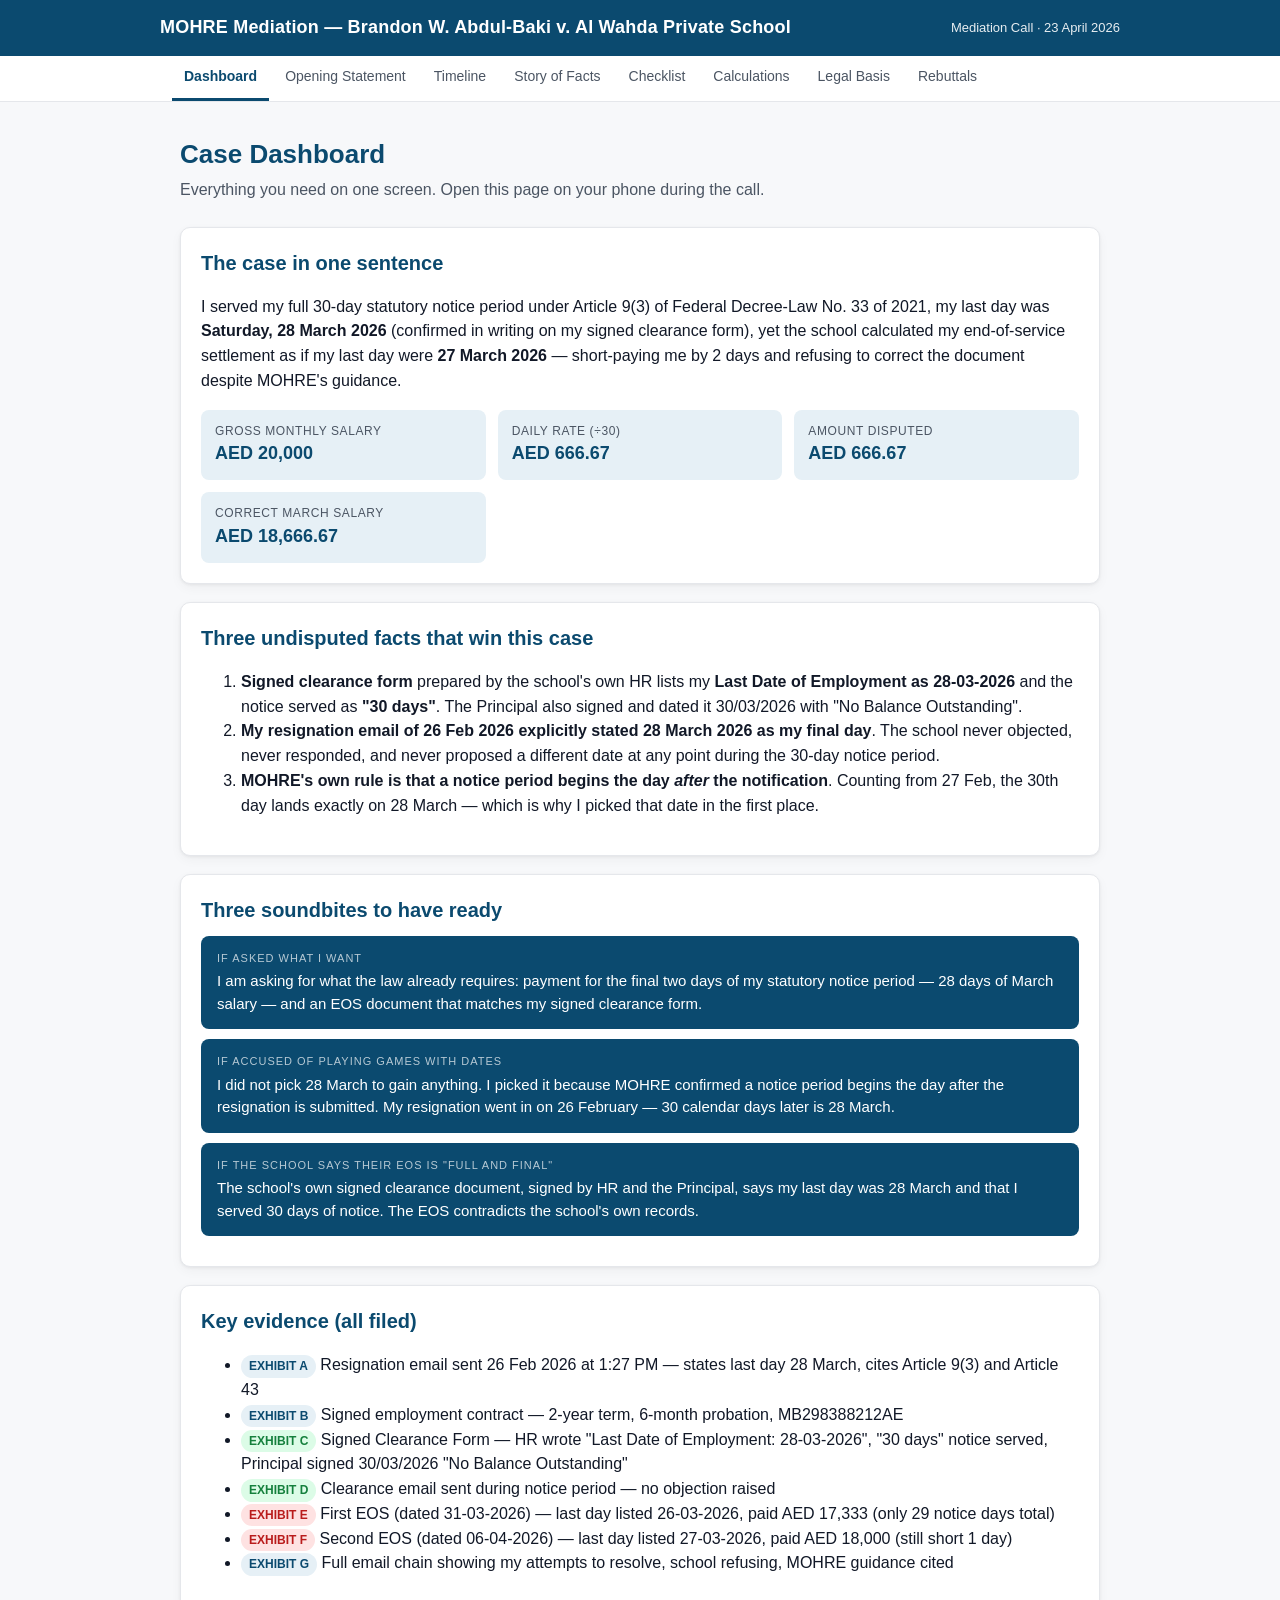
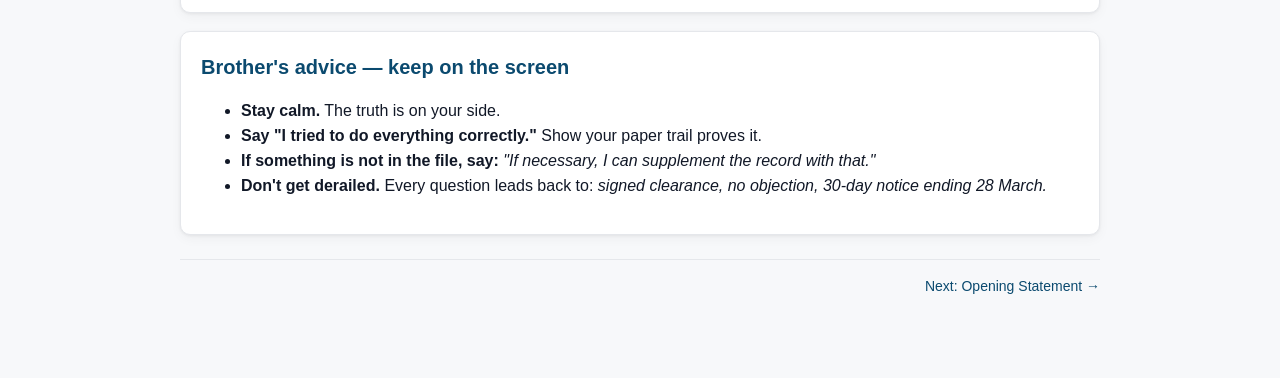
<file: index.html>
<!doctype html>
<html lang="en">
<head>
  <meta charset="utf-8">
  <title>MOHRE Mediation — Brandon W. Abdul-Baki</title>
  <meta http-equiv="refresh" content="0; url=mediation/index.html">
  <link rel="canonical" href="mediation/index.html">
  <style>
    body { font-family: -apple-system, BlinkMacSystemFont, "Segoe UI", Roboto, sans-serif; padding: 40px; color: #111827; }
    a { color: #0b4a6f; }
  </style>
</head>
<body>
  <p>Loading mediation dashboard… If you are not redirected automatically, <a href="mediation/index.html">click here</a>.</p>
  <script>location.replace('mediation/index.html');</script>
</body>
</html>
</file>
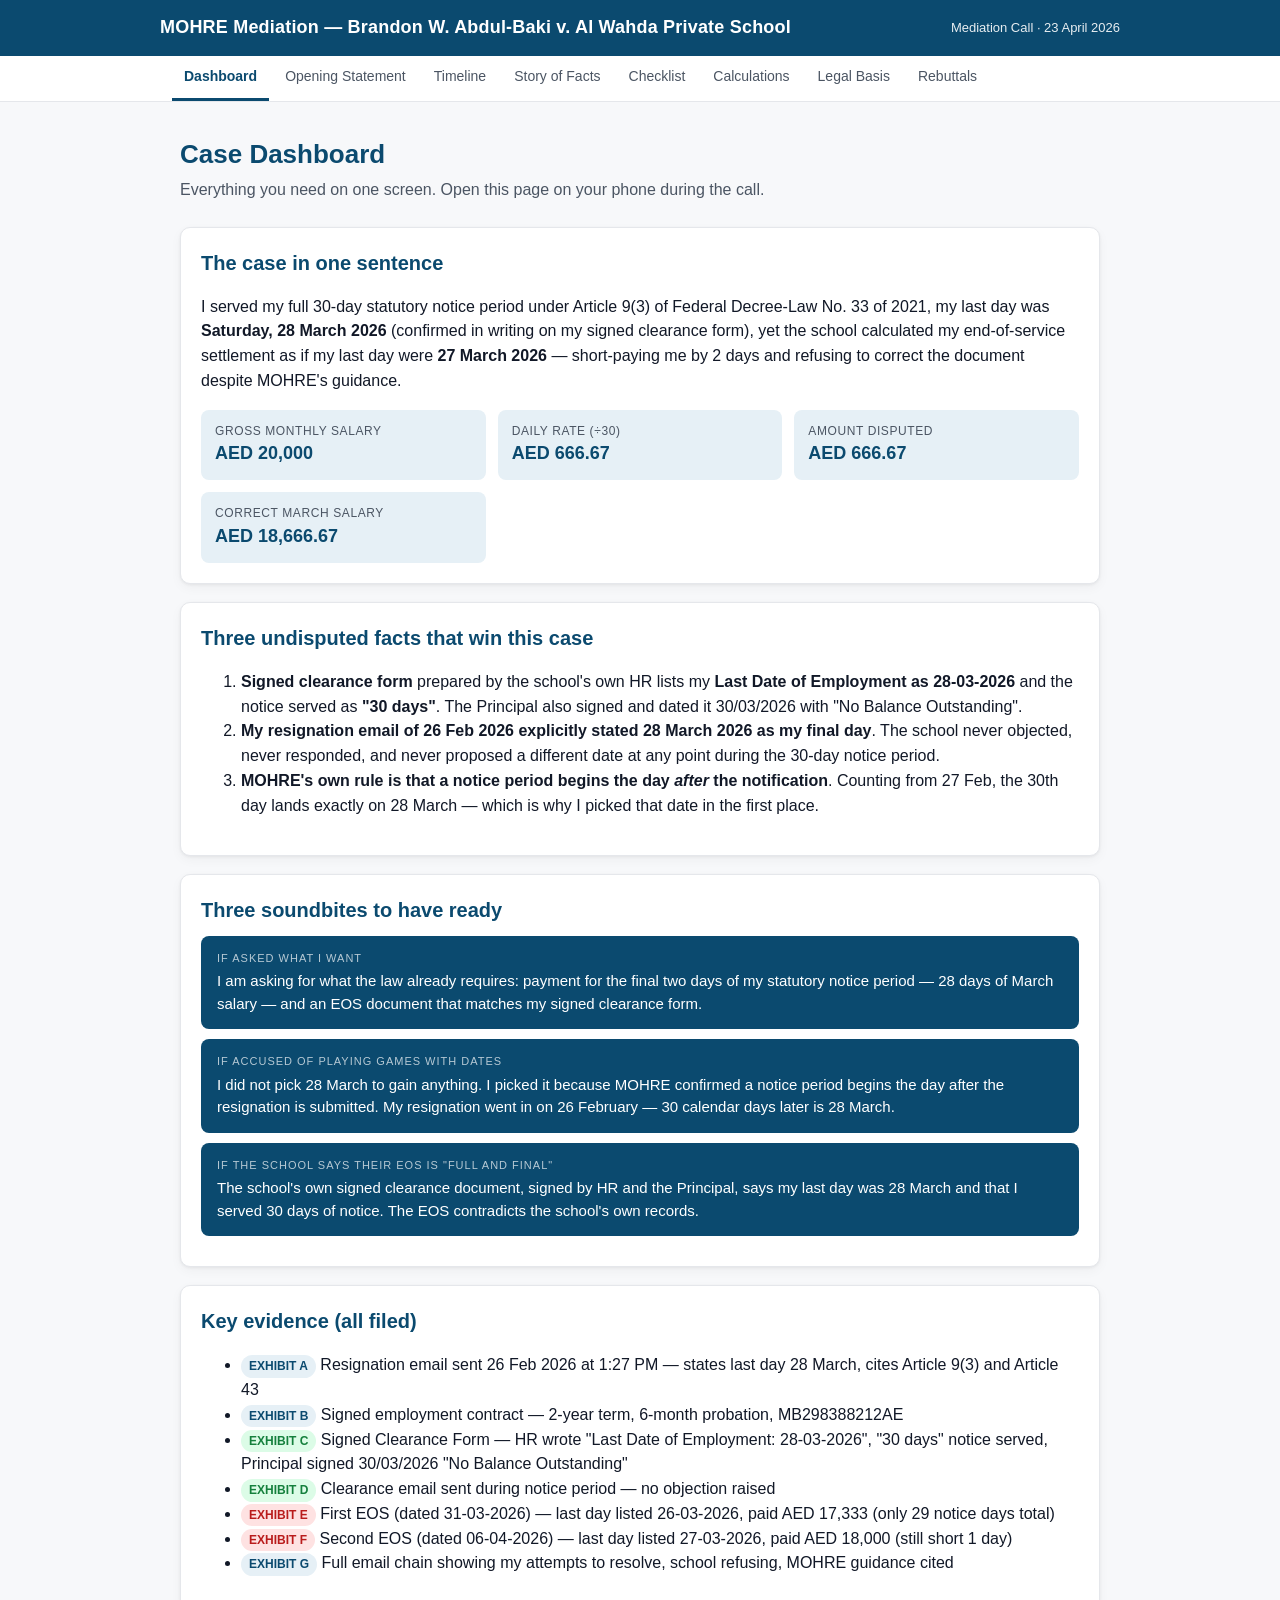
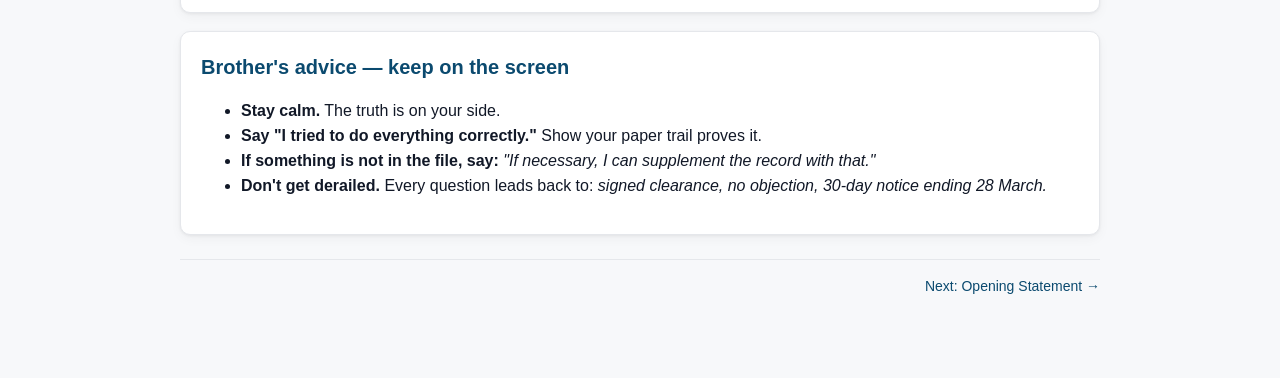
<file: mediation/index.html>
<!doctype html>
<html lang="en">
<head>
  <meta charset="utf-8">
  <meta name="viewport" content="width=device-width, initial-scale=1">
  <title>MOHRE Mediation — Case Dashboard</title>
  <link rel="stylesheet" href="assets/styles.css">
</head>
<body>

<header class="topbar">
  <div class="wrap">
    <h1>MOHRE Mediation — Brandon W. Abdul-Baki v. Al Wahda Private School</h1>
    <div class="meta">Mediation Call · 23 April 2026</div>
  </div>
</header>

<nav class="tabs">
  <div class="wrap">
    <a href="index.html">Dashboard</a>
    <a href="outline.html">Opening Statement</a>
    <a href="timeline.html">Timeline</a>
    <a href="story.html">Story of Facts</a>
    <a href="checklist.html">Checklist</a>
    <a href="calculations.html">Calculations</a>
    <a href="legal.html">Legal Basis</a>
    <a href="rebuttals.html">Rebuttals</a>
  </div>
</nav>

<main class="container">
  <h1 class="page-title">Case Dashboard</h1>
  <p class="subtitle">Everything you need on one screen. Open this page on your phone during the call.</p>

  <div class="card">
    <h2>The case in one sentence</h2>
    <p>
      I served my full 30-day statutory notice period under Article 9(3) of Federal Decree-Law No. 33 of 2021,
      my last day was <strong>Saturday, 28 March 2026</strong> (confirmed in writing on my signed clearance form), yet the school
      calculated my end-of-service settlement as if my last day were <strong>27 March 2026</strong> — short-paying me by 2 days
      and refusing to correct the document despite MOHRE's guidance.
    </p>

    <div class="grid" style="margin-top: 14px;">
      <div class="stat"><div class="k">Gross monthly salary</div><div class="v">AED 20,000</div></div>
      <div class="stat"><div class="k">Daily rate (÷30)</div><div class="v">AED 666.67</div></div>
      <div class="stat"><div class="k">Amount disputed</div><div class="v">AED 666.67</div></div>
      <div class="stat"><div class="k">Correct March salary</div><div class="v">AED 18,666.67</div></div>
    </div>
  </div>

  <div class="card">
    <h2>Three undisputed facts that win this case</h2>
    <ol>
      <li><strong>Signed clearance form</strong> prepared by the school's own HR lists my <strong>Last Date of Employment as 28-03-2026</strong> and the notice served as <strong>"30 days"</strong>. The Principal also signed and dated it 30/03/2026 with "No Balance Outstanding".</li>
      <li><strong>My resignation email of 26 Feb 2026 explicitly stated 28 March 2026 as my final day</strong>. The school never objected, never responded, and never proposed a different date at any point during the 30-day notice period.</li>
      <li><strong>MOHRE's own rule is that a notice period begins the day <em>after</em> the notification</strong>. Counting from 27 Feb, the 30th day lands exactly on 28 March — which is why I picked that date in the first place.</li>
    </ol>
  </div>

  <div class="card">
    <h2>Three soundbites to have ready</h2>
    <div class="soundbite">
      <span class="label">If asked what I want</span>
      I am asking for what the law already requires: payment for the final two days of my statutory notice period — 28 days of March salary — and an EOS document that matches my signed clearance form.
    </div>
    <div class="soundbite">
      <span class="label">If accused of playing games with dates</span>
      I did not pick 28 March to gain anything. I picked it because MOHRE confirmed a notice period begins the day after the resignation is submitted. My resignation went in on 26 February — 30 calendar days later is 28 March.
    </div>
    <div class="soundbite">
      <span class="label">If the school says their EOS is "full and final"</span>
      The school's own signed clearance document, signed by HR and the Principal, says my last day was 28 March and that I served 30 days of notice. The EOS contradicts the school's own records.
    </div>
  </div>

  <div class="card">
    <h2>Key evidence (all filed)</h2>
    <ul>
      <li><span class="badge info">EXHIBIT A</span> Resignation email sent 26 Feb 2026 at 1:27 PM — states last day 28 March, cites Article 9(3) and Article 43</li>
      <li><span class="badge info">EXHIBIT B</span> Signed employment contract — 2-year term, 6-month probation, MB298388212AE</li>
      <li><span class="badge good">EXHIBIT C</span> Signed Clearance Form — HR wrote "Last Date of Employment: 28-03-2026", "30 days" notice served, Principal signed 30/03/2026 "No Balance Outstanding"</li>
      <li><span class="badge good">EXHIBIT D</span> Clearance email sent during notice period — no objection raised</li>
      <li><span class="badge bad">EXHIBIT E</span> First EOS (dated 31-03-2026) — last day listed 26-03-2026, paid AED 17,333 (only 29 notice days total)</li>
      <li><span class="badge bad">EXHIBIT F</span> Second EOS (dated 06-04-2026) — last day listed 27-03-2026, paid AED 18,000 (still short 1 day)</li>
      <li><span class="badge info">EXHIBIT G</span> Full email chain showing my attempts to resolve, school refusing, MOHRE guidance cited</li>
    </ul>
  </div>

  <div class="card">
    <h2>Brother's advice — keep on the screen</h2>
    <ul>
      <li><strong>Stay calm.</strong> The truth is on your side.</li>
      <li><strong>Say "I tried to do everything correctly."</strong> Show your paper trail proves it.</li>
      <li><strong>If something is not in the file, say:</strong> <em>"If necessary, I can supplement the record with that."</em></li>
      <li><strong>Don't get derailed.</strong> Every question leads back to: <em>signed clearance, no objection, 30-day notice ending 28 March.</em></li>
    </ul>
  </div>

  <div class="footer-nav">
    <span></span>
    <a href="outline.html">Next: Opening Statement →</a>
  </div>
</main>

<script src="assets/nav.js"></script>
</body>
</html>
</file>
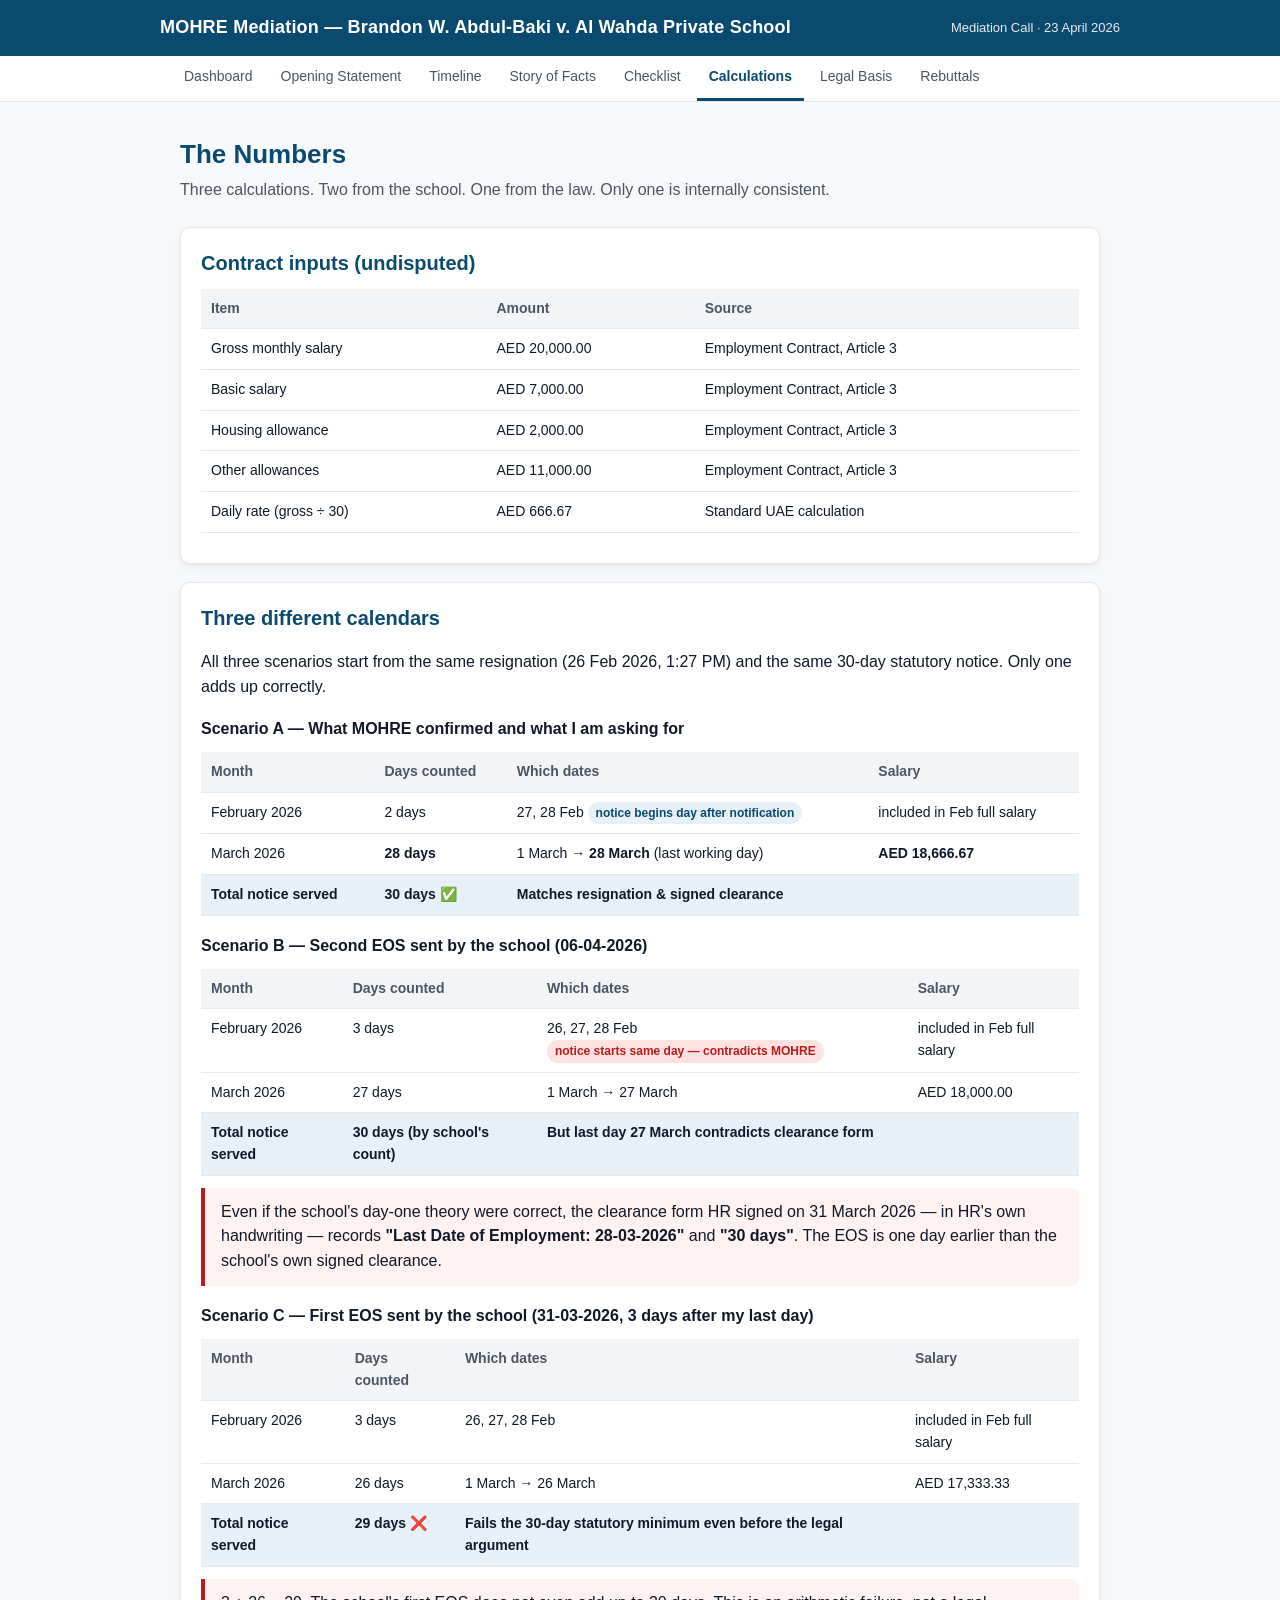
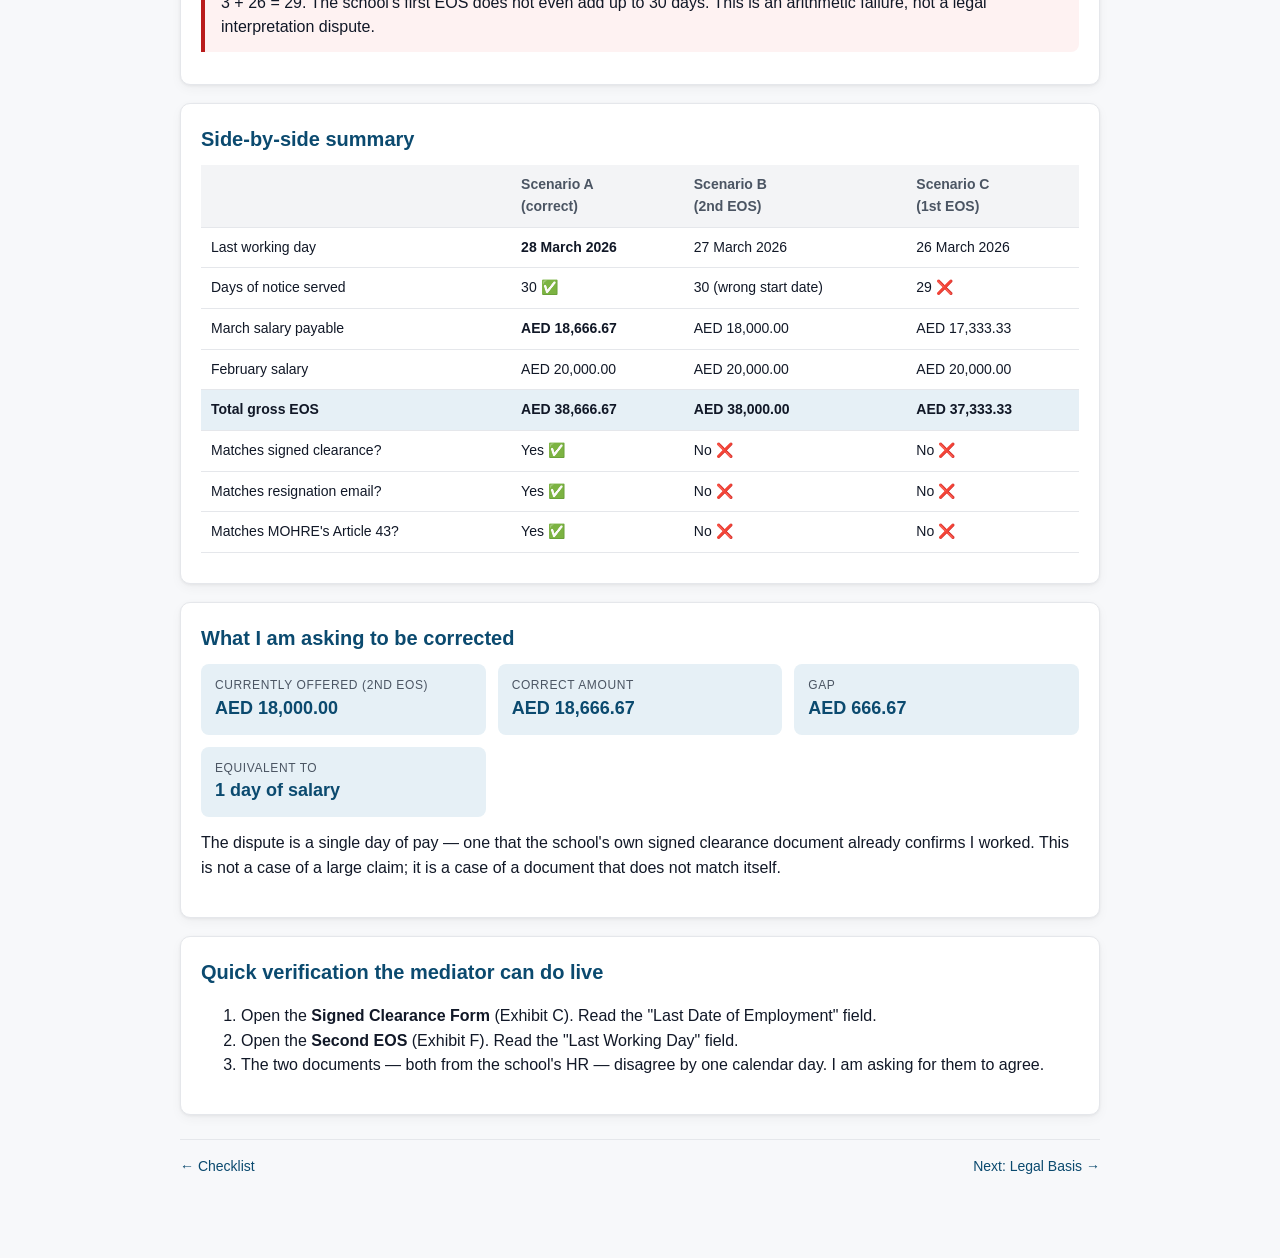
<file: mediation/calculations.html>
<!doctype html>
<html lang="en">
<head>
  <meta charset="utf-8">
  <meta name="viewport" content="width=device-width, initial-scale=1">
  <title>Calculations — MOHRE Mediation</title>
  <link rel="stylesheet" href="assets/styles.css">
</head>
<body>

<header class="topbar">
  <div class="wrap">
    <h1>MOHRE Mediation — Brandon W. Abdul-Baki v. Al Wahda Private School</h1>
    <div class="meta">Mediation Call · 23 April 2026</div>
  </div>
</header>

<nav class="tabs">
  <div class="wrap">
    <a href="index.html">Dashboard</a>
    <a href="outline.html">Opening Statement</a>
    <a href="timeline.html">Timeline</a>
    <a href="story.html">Story of Facts</a>
    <a href="checklist.html">Checklist</a>
    <a href="calculations.html">Calculations</a>
    <a href="legal.html">Legal Basis</a>
    <a href="rebuttals.html">Rebuttals</a>
  </div>
</nav>

<main class="container">
  <h1 class="page-title">The Numbers</h1>
  <p class="subtitle">Three calculations. Two from the school. One from the law. Only one is internally consistent.</p>

  <div class="card">
    <h2>Contract inputs (undisputed)</h2>
    <table>
      <tr><th>Item</th><th>Amount</th><th>Source</th></tr>
      <tr><td>Gross monthly salary</td><td>AED 20,000.00</td><td>Employment Contract, Article 3</td></tr>
      <tr><td>Basic salary</td><td>AED 7,000.00</td><td>Employment Contract, Article 3</td></tr>
      <tr><td>Housing allowance</td><td>AED 2,000.00</td><td>Employment Contract, Article 3</td></tr>
      <tr><td>Other allowances</td><td>AED 11,000.00</td><td>Employment Contract, Article 3</td></tr>
      <tr><td>Daily rate (gross ÷ 30)</td><td>AED 666.67</td><td>Standard UAE calculation</td></tr>
    </table>
  </div>

  <div class="card">
    <h2>Three different calendars</h2>
    <p>All three scenarios start from the same resignation (26 Feb 2026, 1:27 PM) and the same 30-day statutory notice. Only one adds up correctly.</p>

    <h3>Scenario A — What MOHRE confirmed and what I am asking for</h3>
    <table>
      <tr><th>Month</th><th>Days counted</th><th>Which dates</th><th>Salary</th></tr>
      <tr><td>February 2026</td><td>2 days</td><td>27, 28 Feb <span class="badge info">notice begins day after notification</span></td><td>included in Feb full salary</td></tr>
      <tr><td>March 2026</td><td><strong>28 days</strong></td><td>1 March → <strong>28 March</strong> (last working day)</td><td><strong>AED 18,666.67</strong></td></tr>
      <tr class="total"><td>Total notice served</td><td>30 days ✅</td><td>Matches resignation &amp; signed clearance</td><td></td></tr>
    </table>

    <h3>Scenario B — Second EOS sent by the school (06-04-2026)</h3>
    <table>
      <tr><th>Month</th><th>Days counted</th><th>Which dates</th><th>Salary</th></tr>
      <tr><td>February 2026</td><td>3 days</td><td>26, 27, 28 Feb <span class="badge bad">notice starts same day — contradicts MOHRE</span></td><td>included in Feb full salary</td></tr>
      <tr><td>March 2026</td><td>27 days</td><td>1 March → 27 March</td><td>AED 18,000.00</td></tr>
      <tr class="total"><td>Total notice served</td><td>30 days (by school's count)</td><td>But last day 27 March contradicts clearance form</td><td></td></tr>
    </table>
    <div class="callout bad">
      Even if the school's day-one theory were correct, the clearance form HR signed on 31 March 2026 — in HR's own handwriting — records <strong>"Last Date of Employment: 28-03-2026"</strong> and <strong>"30 days"</strong>. The EOS is one day earlier than the school's own signed clearance.
    </div>

    <h3>Scenario C — First EOS sent by the school (31-03-2026, 3 days after my last day)</h3>
    <table>
      <tr><th>Month</th><th>Days counted</th><th>Which dates</th><th>Salary</th></tr>
      <tr><td>February 2026</td><td>3 days</td><td>26, 27, 28 Feb</td><td>included in Feb full salary</td></tr>
      <tr><td>March 2026</td><td>26 days</td><td>1 March → 26 March</td><td>AED 17,333.33</td></tr>
      <tr class="total"><td>Total notice served</td><td><strong>29 days ❌</strong></td><td>Fails the 30-day statutory minimum even before the legal argument</td><td></td></tr>
    </table>
    <div class="callout bad">
      3 + 26 = 29. The school's first EOS does not even add up to 30 days.
      This is an arithmetic failure, not a legal interpretation dispute.
    </div>
  </div>

  <div class="card">
    <h2>Side-by-side summary</h2>
    <table>
      <tr>
        <th>&nbsp;</th>
        <th>Scenario A<br>(correct)</th>
        <th>Scenario B<br>(2nd EOS)</th>
        <th>Scenario C<br>(1st EOS)</th>
      </tr>
      <tr>
        <td>Last working day</td>
        <td><strong>28 March 2026</strong></td>
        <td>27 March 2026</td>
        <td>26 March 2026</td>
      </tr>
      <tr>
        <td>Days of notice served</td>
        <td>30 ✅</td>
        <td>30 (wrong start date)</td>
        <td>29 ❌</td>
      </tr>
      <tr>
        <td>March salary payable</td>
        <td><strong>AED 18,666.67</strong></td>
        <td>AED 18,000.00</td>
        <td>AED 17,333.33</td>
      </tr>
      <tr>
        <td>February salary</td>
        <td>AED 20,000.00</td>
        <td>AED 20,000.00</td>
        <td>AED 20,000.00</td>
      </tr>
      <tr class="total">
        <td>Total gross EOS</td>
        <td>AED 38,666.67</td>
        <td>AED 38,000.00</td>
        <td>AED 37,333.33</td>
      </tr>
      <tr>
        <td>Matches signed clearance?</td>
        <td>Yes ✅</td>
        <td>No ❌</td>
        <td>No ❌</td>
      </tr>
      <tr>
        <td>Matches resignation email?</td>
        <td>Yes ✅</td>
        <td>No ❌</td>
        <td>No ❌</td>
      </tr>
      <tr>
        <td>Matches MOHRE's Article 43?</td>
        <td>Yes ✅</td>
        <td>No ❌</td>
        <td>No ❌</td>
      </tr>
    </table>
  </div>

  <div class="card">
    <h2>What I am asking to be corrected</h2>
    <div class="grid">
      <div class="stat"><div class="k">Currently offered (2nd EOS)</div><div class="v">AED 18,000.00</div></div>
      <div class="stat"><div class="k">Correct amount</div><div class="v">AED 18,666.67</div></div>
      <div class="stat"><div class="k">Gap</div><div class="v">AED 666.67</div></div>
      <div class="stat"><div class="k">Equivalent to</div><div class="v">1 day of salary</div></div>
    </div>
    <p style="margin-top: 14px;">
      The dispute is a single day of pay — one that the school's own signed clearance document already confirms I worked.
      This is not a case of a large claim; it is a case of a document that does not match itself.
    </p>
  </div>

  <div class="card">
    <h2>Quick verification the mediator can do live</h2>
    <ol>
      <li>Open the <strong>Signed Clearance Form</strong> (Exhibit C). Read the "Last Date of Employment" field.</li>
      <li>Open the <strong>Second EOS</strong> (Exhibit F). Read the "Last Working Day" field.</li>
      <li>The two documents — both from the school's HR — disagree by one calendar day. I am asking for them to agree.</li>
    </ol>
  </div>

  <div class="footer-nav">
    <a href="checklist.html">← Checklist</a>
    <a href="legal.html">Next: Legal Basis →</a>
  </div>
</main>

<script src="assets/nav.js"></script>
</body>
</html>
</file>
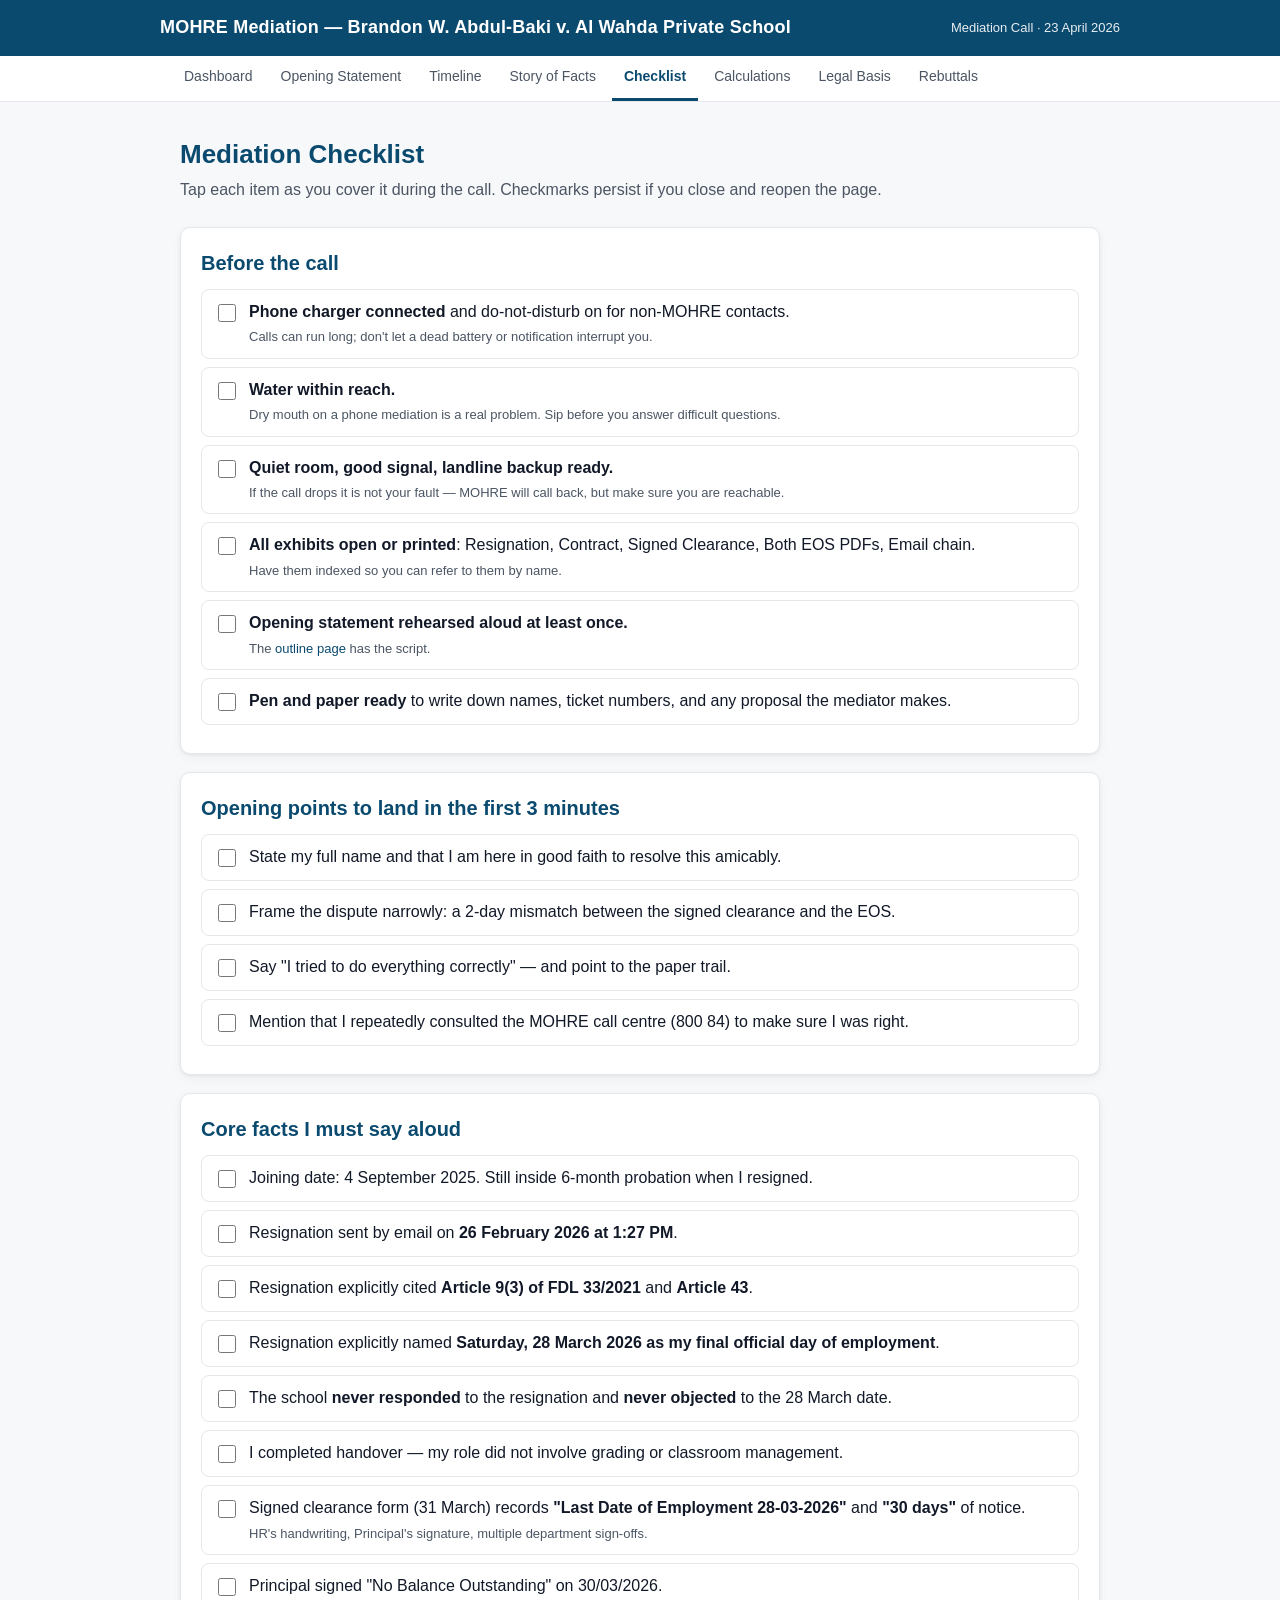
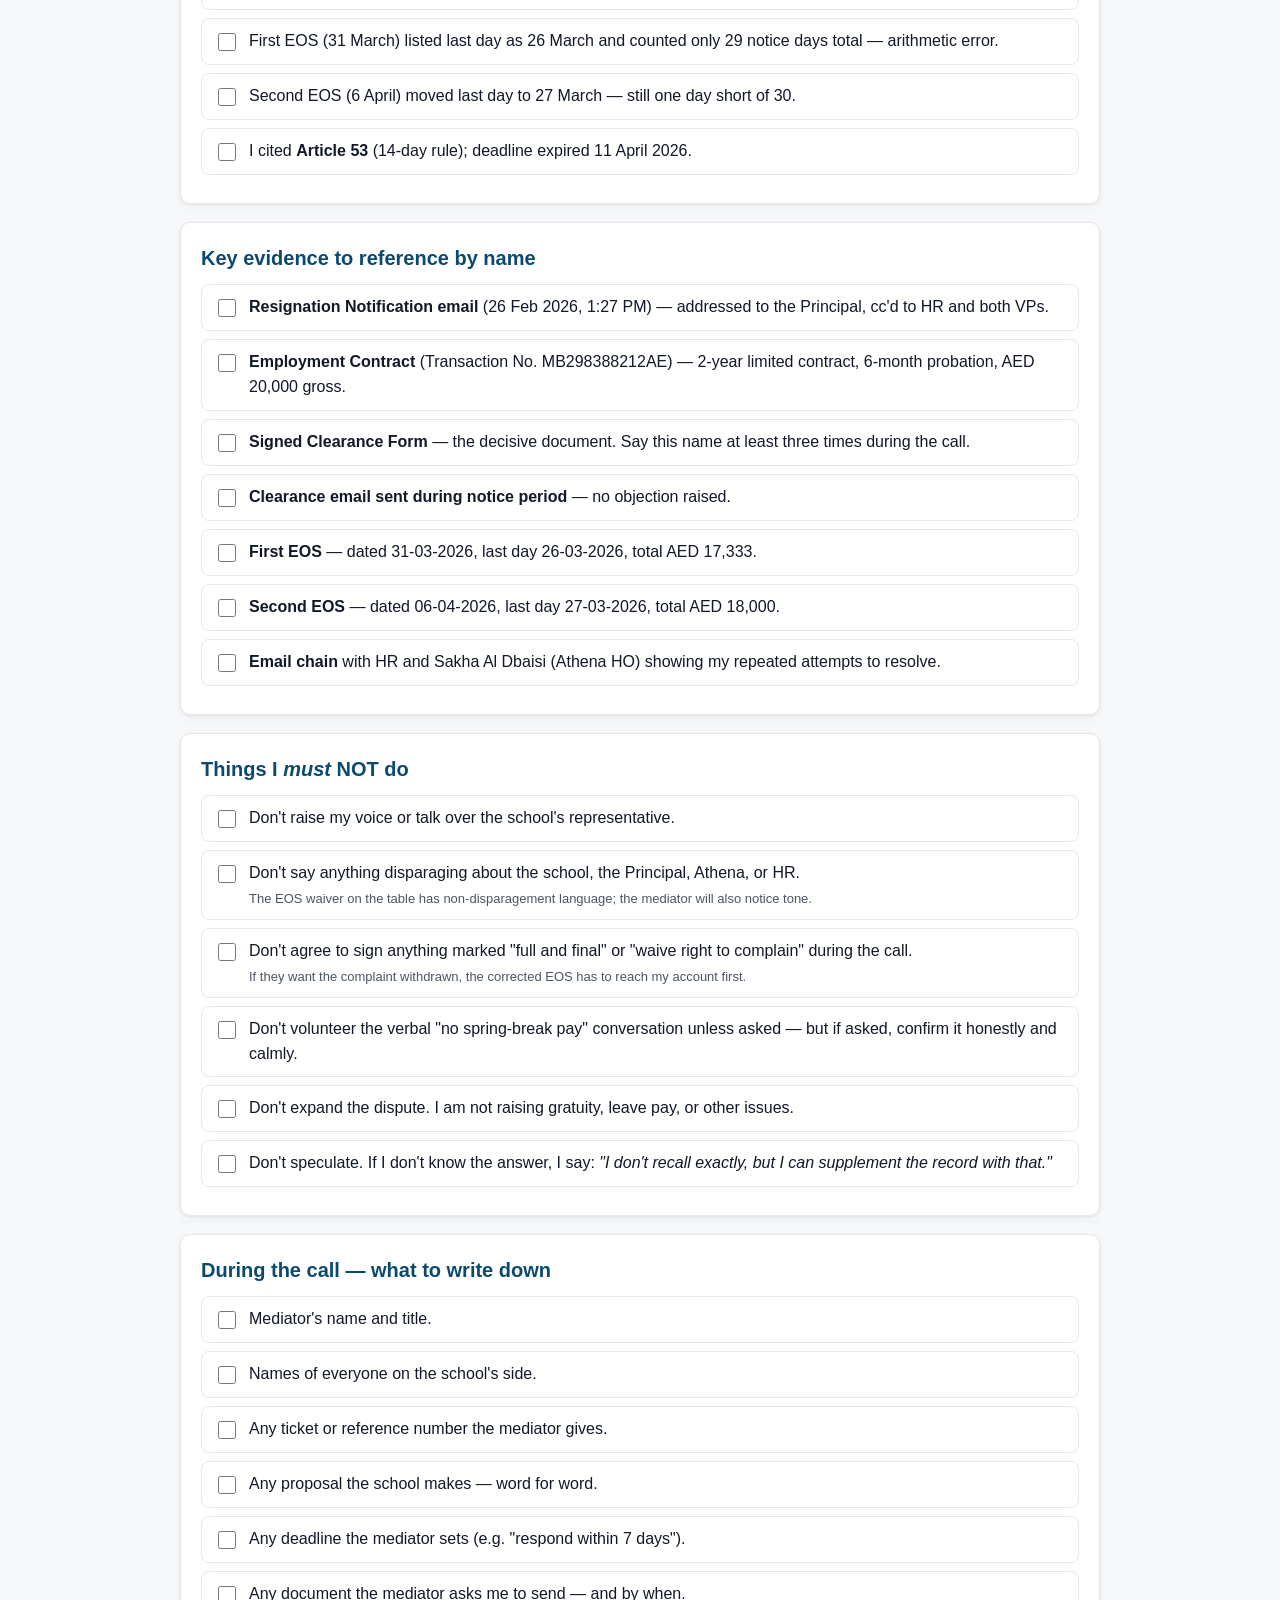
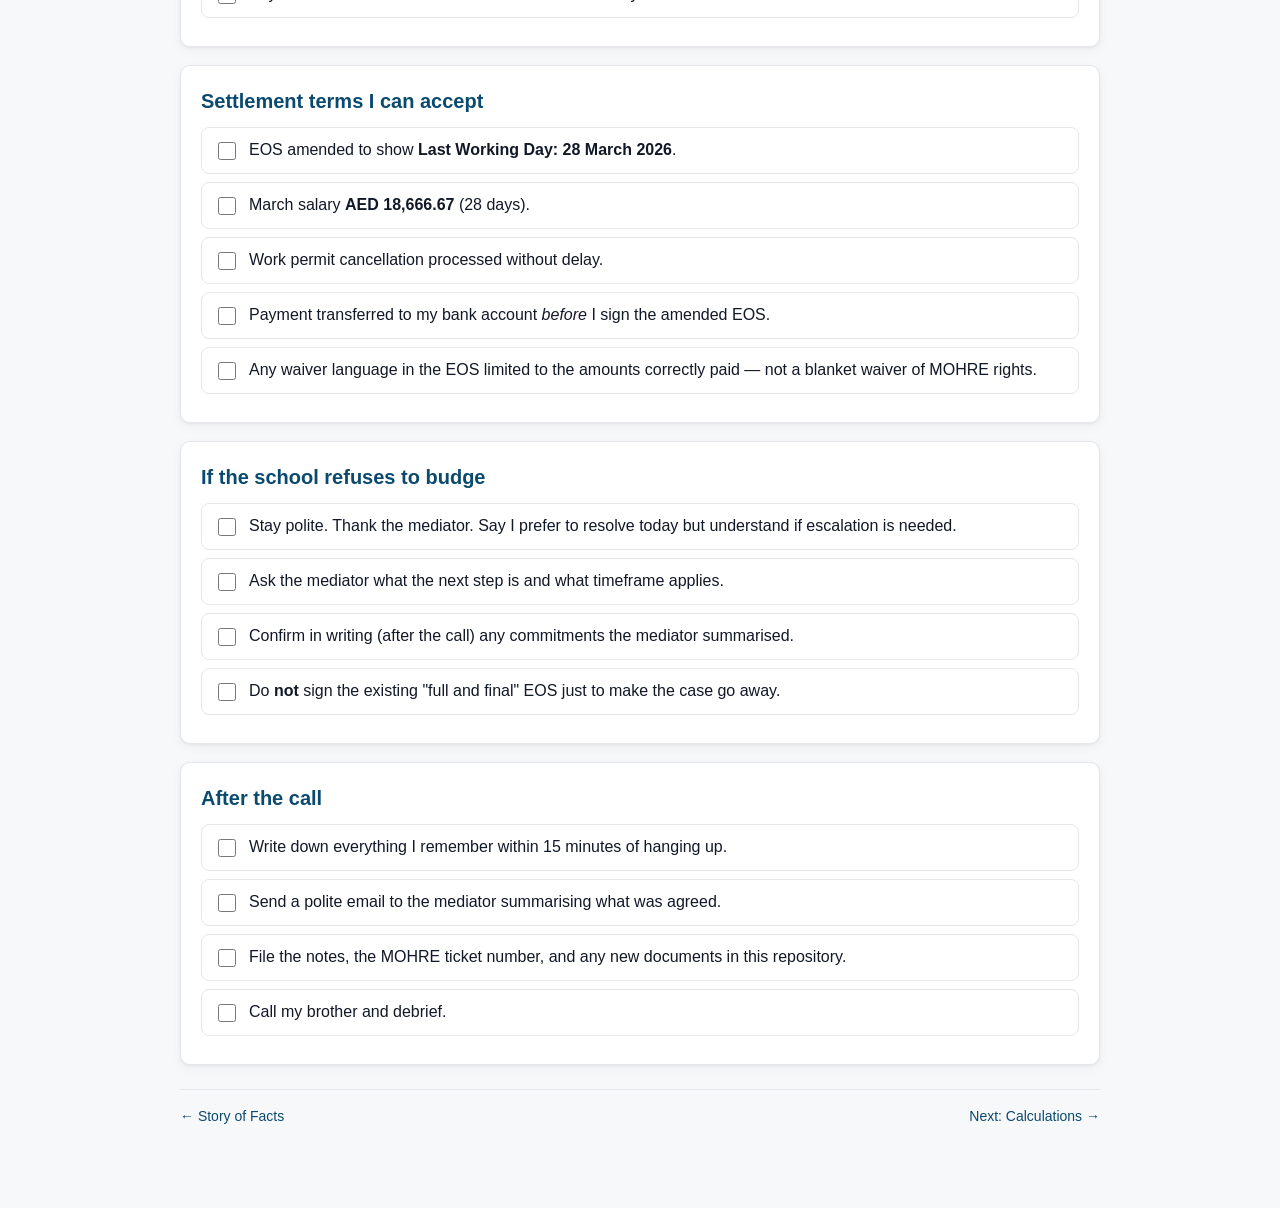
<file: mediation/checklist.html>
<!doctype html>
<html lang="en">
<head>
  <meta charset="utf-8">
  <meta name="viewport" content="width=device-width, initial-scale=1">
  <title>Checklist — MOHRE Mediation</title>
  <link rel="stylesheet" href="assets/styles.css">
</head>
<body>

<header class="topbar">
  <div class="wrap">
    <h1>MOHRE Mediation — Brandon W. Abdul-Baki v. Al Wahda Private School</h1>
    <div class="meta">Mediation Call · 23 April 2026</div>
  </div>
</header>

<nav class="tabs">
  <div class="wrap">
    <a href="index.html">Dashboard</a>
    <a href="outline.html">Opening Statement</a>
    <a href="timeline.html">Timeline</a>
    <a href="story.html">Story of Facts</a>
    <a href="checklist.html">Checklist</a>
    <a href="calculations.html">Calculations</a>
    <a href="legal.html">Legal Basis</a>
    <a href="rebuttals.html">Rebuttals</a>
  </div>
</nav>

<main class="container">
  <h1 class="page-title">Mediation Checklist</h1>
  <p class="subtitle">Tap each item as you cover it during the call. Checkmarks persist if you close and reopen the page.</p>

  <div class="card">
    <h2>Before the call</h2>
    <ul class="check" id="pre">
      <li><input type="checkbox"><span class="label"><strong>Phone charger connected</strong> and do-not-disturb on for non-MOHRE contacts.<span class="hint">Calls can run long; don't let a dead battery or notification interrupt you.</span></span></li>
      <li><input type="checkbox"><span class="label"><strong>Water within reach.</strong><span class="hint">Dry mouth on a phone mediation is a real problem. Sip before you answer difficult questions.</span></span></li>
      <li><input type="checkbox"><span class="label"><strong>Quiet room, good signal, landline backup ready.</strong><span class="hint">If the call drops it is not your fault — MOHRE will call back, but make sure you are reachable.</span></span></li>
      <li><input type="checkbox"><span class="label"><strong>All exhibits open or printed</strong>: Resignation, Contract, Signed Clearance, Both EOS PDFs, Email chain.<span class="hint">Have them indexed so you can refer to them by name.</span></span></li>
      <li><input type="checkbox"><span class="label"><strong>Opening statement rehearsed aloud at least once.</strong><span class="hint">The <a href="outline.html">outline page</a> has the script.</span></span></li>
      <li><input type="checkbox"><span class="label"><strong>Pen and paper ready</strong> to write down names, ticket numbers, and any proposal the mediator makes.</span></li>
    </ul>
  </div>

  <div class="card">
    <h2>Opening points to land in the first 3 minutes</h2>
    <ul class="check" id="open">
      <li><input type="checkbox"><span class="label">State my full name and that I am here in good faith to resolve this amicably.</span></li>
      <li><input type="checkbox"><span class="label">Frame the dispute narrowly: a 2-day mismatch between the signed clearance and the EOS.</span></li>
      <li><input type="checkbox"><span class="label">Say "I tried to do everything correctly" — and point to the paper trail.</span></li>
      <li><input type="checkbox"><span class="label">Mention that I repeatedly consulted the MOHRE call centre (800 84) to make sure I was right.</span></li>
    </ul>
  </div>

  <div class="card">
    <h2>Core facts I must say aloud</h2>
    <ul class="check" id="facts">
      <li><input type="checkbox"><span class="label">Joining date: 4 September 2025. Still inside 6-month probation when I resigned.</span></li>
      <li><input type="checkbox"><span class="label">Resignation sent by email on <strong>26 February 2026 at 1:27 PM</strong>.</span></li>
      <li><input type="checkbox"><span class="label">Resignation explicitly cited <strong>Article 9(3) of FDL 33/2021</strong> and <strong>Article 43</strong>.</span></li>
      <li><input type="checkbox"><span class="label">Resignation explicitly named <strong>Saturday, 28 March 2026 as my final official day of employment</strong>.</span></li>
      <li><input type="checkbox"><span class="label">The school <strong>never responded</strong> to the resignation and <strong>never objected</strong> to the 28 March date.</span></li>
      <li><input type="checkbox"><span class="label">I completed handover — my role did not involve grading or classroom management.</span></li>
      <li><input type="checkbox"><span class="label">Signed clearance form (31 March) records <strong>"Last Date of Employment 28-03-2026"</strong> and <strong>"30 days"</strong> of notice.<span class="hint">HR's handwriting, Principal's signature, multiple department sign-offs.</span></span></li>
      <li><input type="checkbox"><span class="label">Principal signed "No Balance Outstanding" on 30/03/2026.</span></li>
      <li><input type="checkbox"><span class="label">First EOS (31 March) listed last day as 26 March and counted only 29 notice days total — arithmetic error.</span></li>
      <li><input type="checkbox"><span class="label">Second EOS (6 April) moved last day to 27 March — still one day short of 30.</span></li>
      <li><input type="checkbox"><span class="label">I cited <strong>Article 53</strong> (14-day rule); deadline expired 11 April 2026.</span></li>
    </ul>
  </div>

  <div class="card">
    <h2>Key evidence to reference by name</h2>
    <ul class="check" id="evidence">
      <li><input type="checkbox"><span class="label"><strong>Resignation Notification email</strong> (26 Feb 2026, 1:27 PM) — addressed to the Principal, cc'd to HR and both VPs.</span></li>
      <li><input type="checkbox"><span class="label"><strong>Employment Contract</strong> (Transaction No. MB298388212AE) — 2-year limited contract, 6-month probation, AED 20,000 gross.</span></li>
      <li><input type="checkbox"><span class="label"><strong>Signed Clearance Form</strong> — the decisive document. Say this name at least three times during the call.</span></li>
      <li><input type="checkbox"><span class="label"><strong>Clearance email sent during notice period</strong> — no objection raised.</span></li>
      <li><input type="checkbox"><span class="label"><strong>First EOS</strong> — dated 31-03-2026, last day 26-03-2026, total AED 17,333.</span></li>
      <li><input type="checkbox"><span class="label"><strong>Second EOS</strong> — dated 06-04-2026, last day 27-03-2026, total AED 18,000.</span></li>
      <li><input type="checkbox"><span class="label"><strong>Email chain</strong> with HR and Sakha Al Dbaisi (Athena HO) showing my repeated attempts to resolve.</span></li>
    </ul>
  </div>

  <div class="card">
    <h2>Things I <em>must</em> NOT do</h2>
    <ul class="check" id="avoid">
      <li><input type="checkbox"><span class="label">Don't raise my voice or talk over the school's representative.</span></li>
      <li><input type="checkbox"><span class="label">Don't say anything disparaging about the school, the Principal, Athena, or HR.<span class="hint">The EOS waiver on the table has non-disparagement language; the mediator will also notice tone.</span></span></li>
      <li><input type="checkbox"><span class="label">Don't agree to sign anything marked "full and final" or "waive right to complain" during the call.<span class="hint">If they want the complaint withdrawn, the corrected EOS has to reach my account first.</span></span></li>
      <li><input type="checkbox"><span class="label">Don't volunteer the verbal "no spring-break pay" conversation unless asked — but if asked, confirm it honestly and calmly.</span></li>
      <li><input type="checkbox"><span class="label">Don't expand the dispute. I am not raising gratuity, leave pay, or other issues.</span></li>
      <li><input type="checkbox"><span class="label">Don't speculate. If I don't know the answer, I say: <em>"I don't recall exactly, but I can supplement the record with that."</em></span></li>
    </ul>
  </div>

  <div class="card">
    <h2>During the call — what to write down</h2>
    <ul class="check" id="record">
      <li><input type="checkbox"><span class="label">Mediator's name and title.</span></li>
      <li><input type="checkbox"><span class="label">Names of everyone on the school's side.</span></li>
      <li><input type="checkbox"><span class="label">Any ticket or reference number the mediator gives.</span></li>
      <li><input type="checkbox"><span class="label">Any proposal the school makes — word for word.</span></li>
      <li><input type="checkbox"><span class="label">Any deadline the mediator sets (e.g. "respond within 7 days").</span></li>
      <li><input type="checkbox"><span class="label">Any document the mediator asks me to send — and by when.</span></li>
    </ul>
  </div>

  <div class="card">
    <h2>Settlement terms I can accept</h2>
    <ul class="check" id="accept">
      <li><input type="checkbox"><span class="label">EOS amended to show <strong>Last Working Day: 28 March 2026</strong>.</span></li>
      <li><input type="checkbox"><span class="label">March salary <strong>AED 18,666.67</strong> (28 days).</span></li>
      <li><input type="checkbox"><span class="label">Work permit cancellation processed without delay.</span></li>
      <li><input type="checkbox"><span class="label">Payment transferred to my bank account <em>before</em> I sign the amended EOS.</span></li>
      <li><input type="checkbox"><span class="label">Any waiver language in the EOS limited to the amounts correctly paid — not a blanket waiver of MOHRE rights.</span></li>
    </ul>
  </div>

  <div class="card">
    <h2>If the school refuses to budge</h2>
    <ul class="check" id="refuse">
      <li><input type="checkbox"><span class="label">Stay polite. Thank the mediator. Say I prefer to resolve today but understand if escalation is needed.</span></li>
      <li><input type="checkbox"><span class="label">Ask the mediator what the next step is and what timeframe applies.</span></li>
      <li><input type="checkbox"><span class="label">Confirm in writing (after the call) any commitments the mediator summarised.</span></li>
      <li><input type="checkbox"><span class="label">Do <strong>not</strong> sign the existing "full and final" EOS just to make the case go away.</span></li>
    </ul>
  </div>

  <div class="card">
    <h2>After the call</h2>
    <ul class="check" id="after">
      <li><input type="checkbox"><span class="label">Write down everything I remember within 15 minutes of hanging up.</span></li>
      <li><input type="checkbox"><span class="label">Send a polite email to the mediator summarising what was agreed.</span></li>
      <li><input type="checkbox"><span class="label">File the notes, the MOHRE ticket number, and any new documents in this repository.</span></li>
      <li><input type="checkbox"><span class="label">Call my brother and debrief.</span></li>
    </ul>
  </div>

  <div class="footer-nav">
    <a href="story.html">← Story of Facts</a>
    <a href="calculations.html">Next: Calculations →</a>
  </div>
</main>

<script src="assets/nav.js"></script>
</body>
</html>
</file>
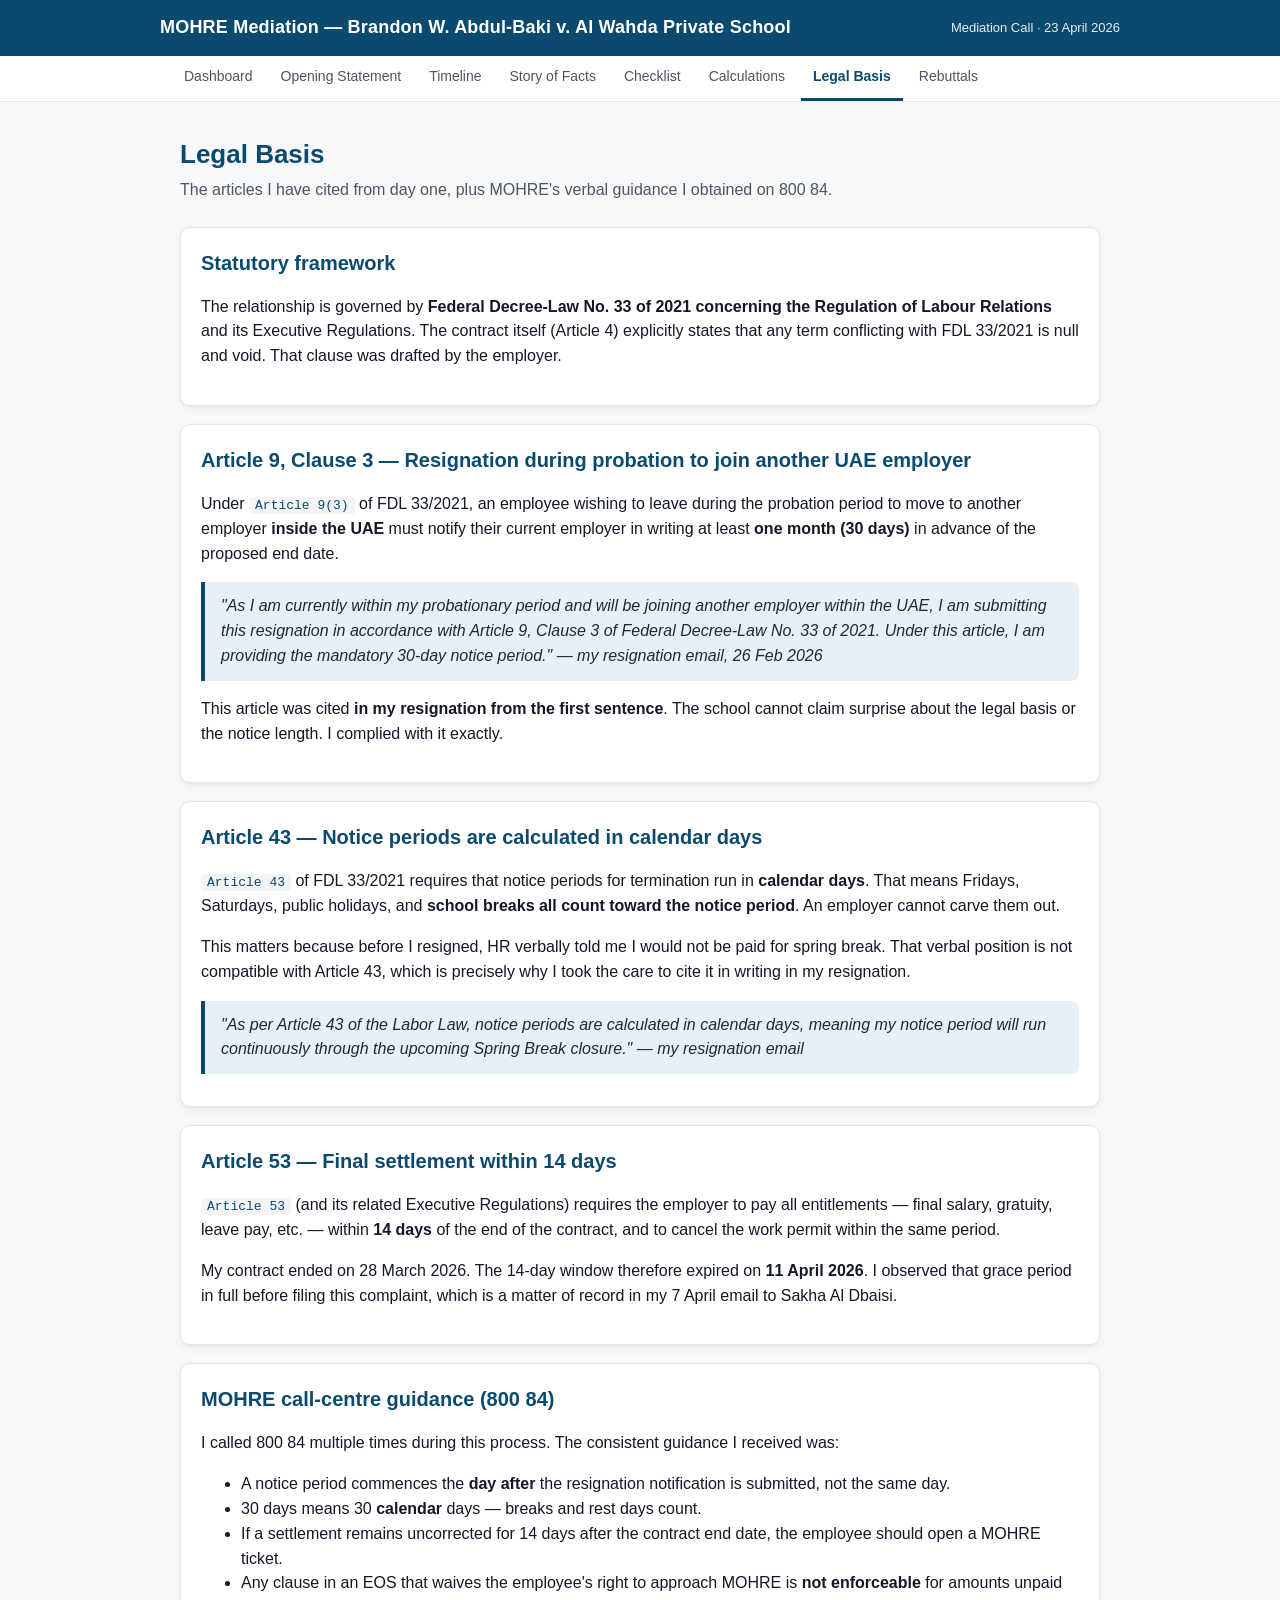
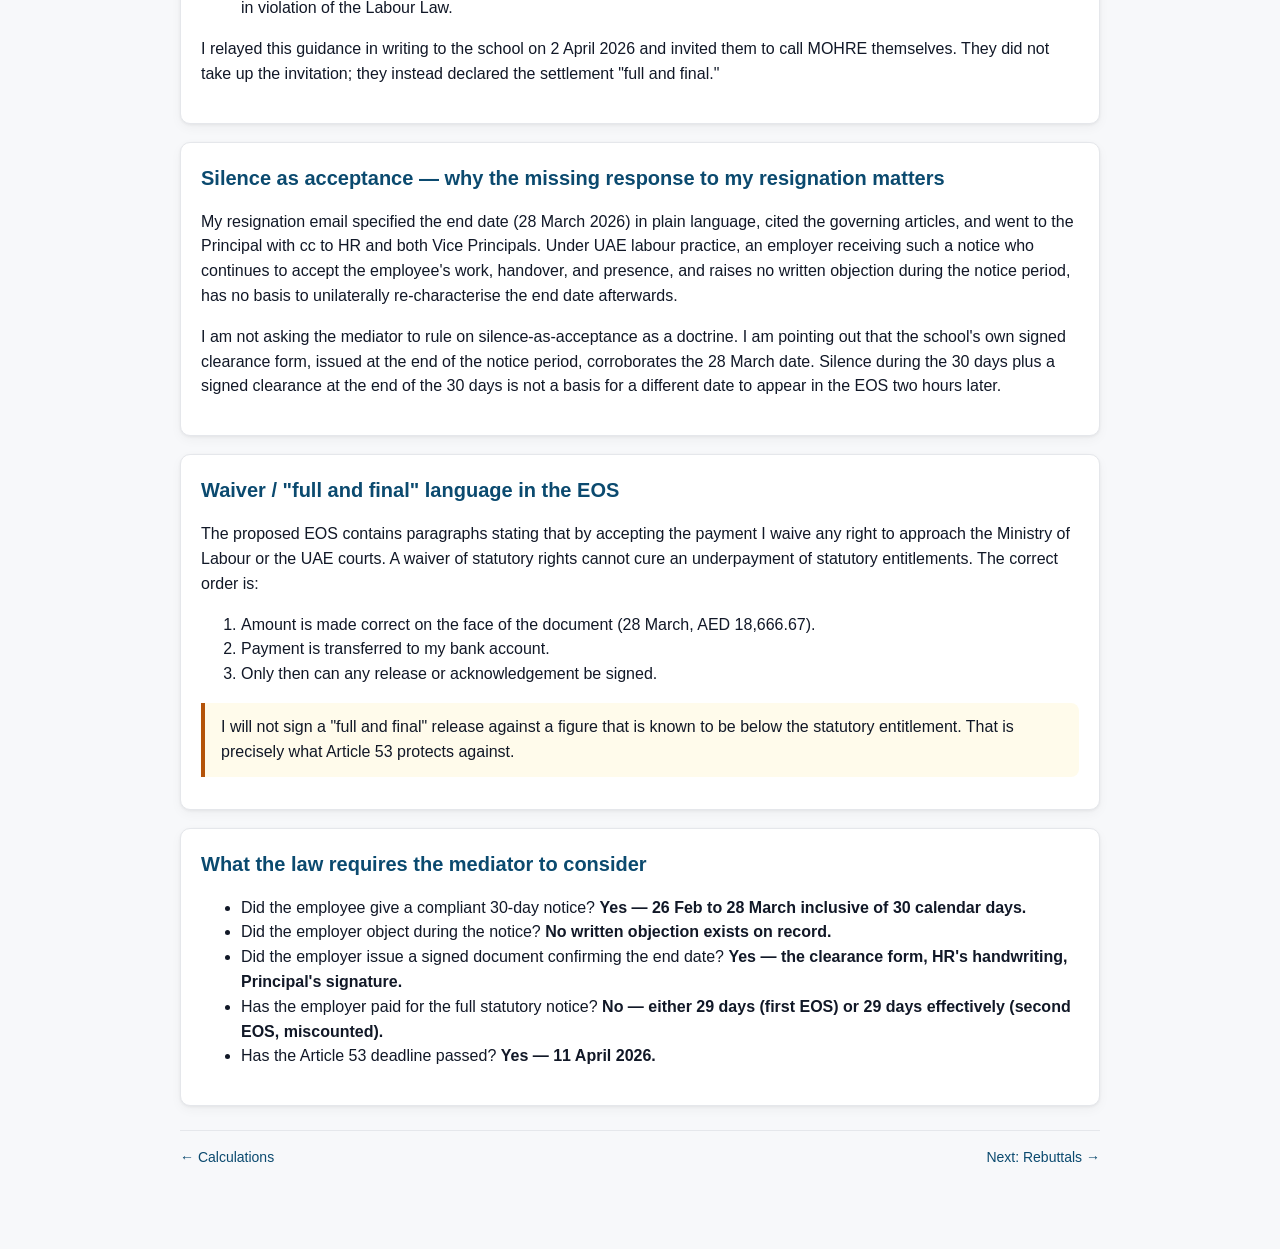
<file: mediation/legal.html>
<!doctype html>
<html lang="en">
<head>
  <meta charset="utf-8">
  <meta name="viewport" content="width=device-width, initial-scale=1">
  <title>Legal Basis — MOHRE Mediation</title>
  <link rel="stylesheet" href="assets/styles.css">
</head>
<body>

<header class="topbar">
  <div class="wrap">
    <h1>MOHRE Mediation — Brandon W. Abdul-Baki v. Al Wahda Private School</h1>
    <div class="meta">Mediation Call · 23 April 2026</div>
  </div>
</header>

<nav class="tabs">
  <div class="wrap">
    <a href="index.html">Dashboard</a>
    <a href="outline.html">Opening Statement</a>
    <a href="timeline.html">Timeline</a>
    <a href="story.html">Story of Facts</a>
    <a href="checklist.html">Checklist</a>
    <a href="calculations.html">Calculations</a>
    <a href="legal.html">Legal Basis</a>
    <a href="rebuttals.html">Rebuttals</a>
  </div>
</nav>

<main class="container">
  <h1 class="page-title">Legal Basis</h1>
  <p class="subtitle">The articles I have cited from day one, plus MOHRE's verbal guidance I obtained on 800 84.</p>

  <div class="card">
    <h2>Statutory framework</h2>
    <p>
      The relationship is governed by <strong>Federal Decree-Law No. 33 of 2021 concerning the Regulation of
      Labour Relations</strong> and its Executive Regulations. The contract itself (Article 4) explicitly states
      that any term conflicting with FDL 33/2021 is null and void. That clause was drafted by the employer.
    </p>
  </div>

  <div class="card">
    <h2>Article 9, Clause 3 — Resignation during probation to join another UAE employer</h2>
    <p>
      Under <code class="article">Article 9(3)</code> of FDL 33/2021, an employee wishing to leave during the
      probation period to move to another employer <strong>inside the UAE</strong> must notify their current
      employer in writing at least <strong>one month (30 days)</strong> in advance of the proposed end date.
    </p>
    <div class="pullquote">
      "As I am currently within my probationary period and will be joining another employer within the UAE,
      I am submitting this resignation in accordance with Article 9, Clause 3 of Federal Decree-Law No. 33 of 2021.
      Under this article, I am providing the mandatory 30-day notice period." — <em>my resignation email, 26 Feb 2026</em>
    </div>
    <p>
      This article was cited <strong>in my resignation from the first sentence</strong>. The school cannot claim surprise
      about the legal basis or the notice length. I complied with it exactly.
    </p>
  </div>

  <div class="card">
    <h2>Article 43 — Notice periods are calculated in calendar days</h2>
    <p>
      <code class="article">Article 43</code> of FDL 33/2021 requires that notice periods for termination run in
      <strong>calendar days</strong>. That means Fridays, Saturdays, public holidays, and <strong>school
      breaks all count toward the notice period</strong>. An employer cannot carve them out.
    </p>
    <p>
      This matters because before I resigned, HR verbally told me I would not be paid for spring break.
      That verbal position is not compatible with Article 43, which is precisely why I took the care to cite
      it in writing in my resignation.
    </p>
    <div class="pullquote">
      "As per Article 43 of the Labor Law, notice periods are calculated in calendar days, meaning my notice
      period will run continuously through the upcoming Spring Break closure." — <em>my resignation email</em>
    </div>
  </div>

  <div class="card">
    <h2>Article 53 — Final settlement within 14 days</h2>
    <p>
      <code class="article">Article 53</code> (and its related Executive Regulations) requires the employer to pay
      all entitlements — final salary, gratuity, leave pay, etc. — within <strong>14 days</strong> of the end of
      the contract, and to cancel the work permit within the same period.
    </p>
    <p>
      My contract ended on 28 March 2026. The 14-day window therefore expired on <strong>11 April 2026</strong>.
      I observed that grace period in full before filing this complaint, which is a matter of record in my 7 April
      email to Sakha Al Dbaisi.
    </p>
  </div>

  <div class="card">
    <h2>MOHRE call-centre guidance (800 84)</h2>
    <p>I called 800 84 multiple times during this process. The consistent guidance I received was:</p>
    <ul>
      <li>A notice period commences the <strong>day after</strong> the resignation notification is submitted, not the same day.</li>
      <li>30 days means 30 <strong>calendar</strong> days — breaks and rest days count.</li>
      <li>If a settlement remains uncorrected for 14 days after the contract end date, the employee should open a MOHRE ticket.</li>
      <li>Any clause in an EOS that waives the employee's right to approach MOHRE is <strong>not enforceable</strong> for amounts unpaid in violation of the Labour Law.</li>
    </ul>
    <p>
      I relayed this guidance in writing to the school on 2 April 2026 and invited them to call MOHRE themselves.
      They did not take up the invitation; they instead declared the settlement "full and final."
    </p>
  </div>

  <div class="card">
    <h2>Silence as acceptance — why the missing response to my resignation matters</h2>
    <p>
      My resignation email specified the end date (28 March 2026) in plain language, cited the governing articles, and
      went to the Principal with cc to HR and both Vice Principals. Under UAE labour practice, an employer receiving
      such a notice who continues to accept the employee's work, handover, and presence, and raises no written
      objection during the notice period, has no basis to unilaterally re-characterise the end date afterwards.
    </p>
    <p>
      I am not asking the mediator to rule on silence-as-acceptance as a doctrine. I am pointing out that the school's
      own signed clearance form, issued at the end of the notice period, corroborates the 28 March date. Silence
      during the 30 days plus a signed clearance at the end of the 30 days is not a basis for a different date to
      appear in the EOS two hours later.
    </p>
  </div>

  <div class="card">
    <h2>Waiver / "full and final" language in the EOS</h2>
    <p>
      The proposed EOS contains paragraphs stating that by accepting the payment I waive any right to approach the
      Ministry of Labour or the UAE courts. A waiver of statutory rights cannot cure an underpayment of statutory
      entitlements. The correct order is:
    </p>
    <ol>
      <li>Amount is made correct on the face of the document (28 March, AED 18,666.67).</li>
      <li>Payment is transferred to my bank account.</li>
      <li>Only then can any release or acknowledgement be signed.</li>
    </ol>
    <div class="callout">
      I will not sign a "full and final" release against a figure that is known to be below the statutory entitlement.
      That is precisely what Article 53 protects against.
    </div>
  </div>

  <div class="card">
    <h2>What the law requires the mediator to consider</h2>
    <ul>
      <li>Did the employee give a compliant 30-day notice? <strong>Yes — 26 Feb to 28 March inclusive of 30 calendar days.</strong></li>
      <li>Did the employer object during the notice? <strong>No written objection exists on record.</strong></li>
      <li>Did the employer issue a signed document confirming the end date? <strong>Yes — the clearance form, HR's handwriting, Principal's signature.</strong></li>
      <li>Has the employer paid for the full statutory notice? <strong>No — either 29 days (first EOS) or 29 days effectively (second EOS, miscounted).</strong></li>
      <li>Has the Article 53 deadline passed? <strong>Yes — 11 April 2026.</strong></li>
    </ul>
  </div>

  <div class="footer-nav">
    <a href="calculations.html">← Calculations</a>
    <a href="rebuttals.html">Next: Rebuttals →</a>
  </div>
</main>

<script src="assets/nav.js"></script>
</body>
</html>
</file>
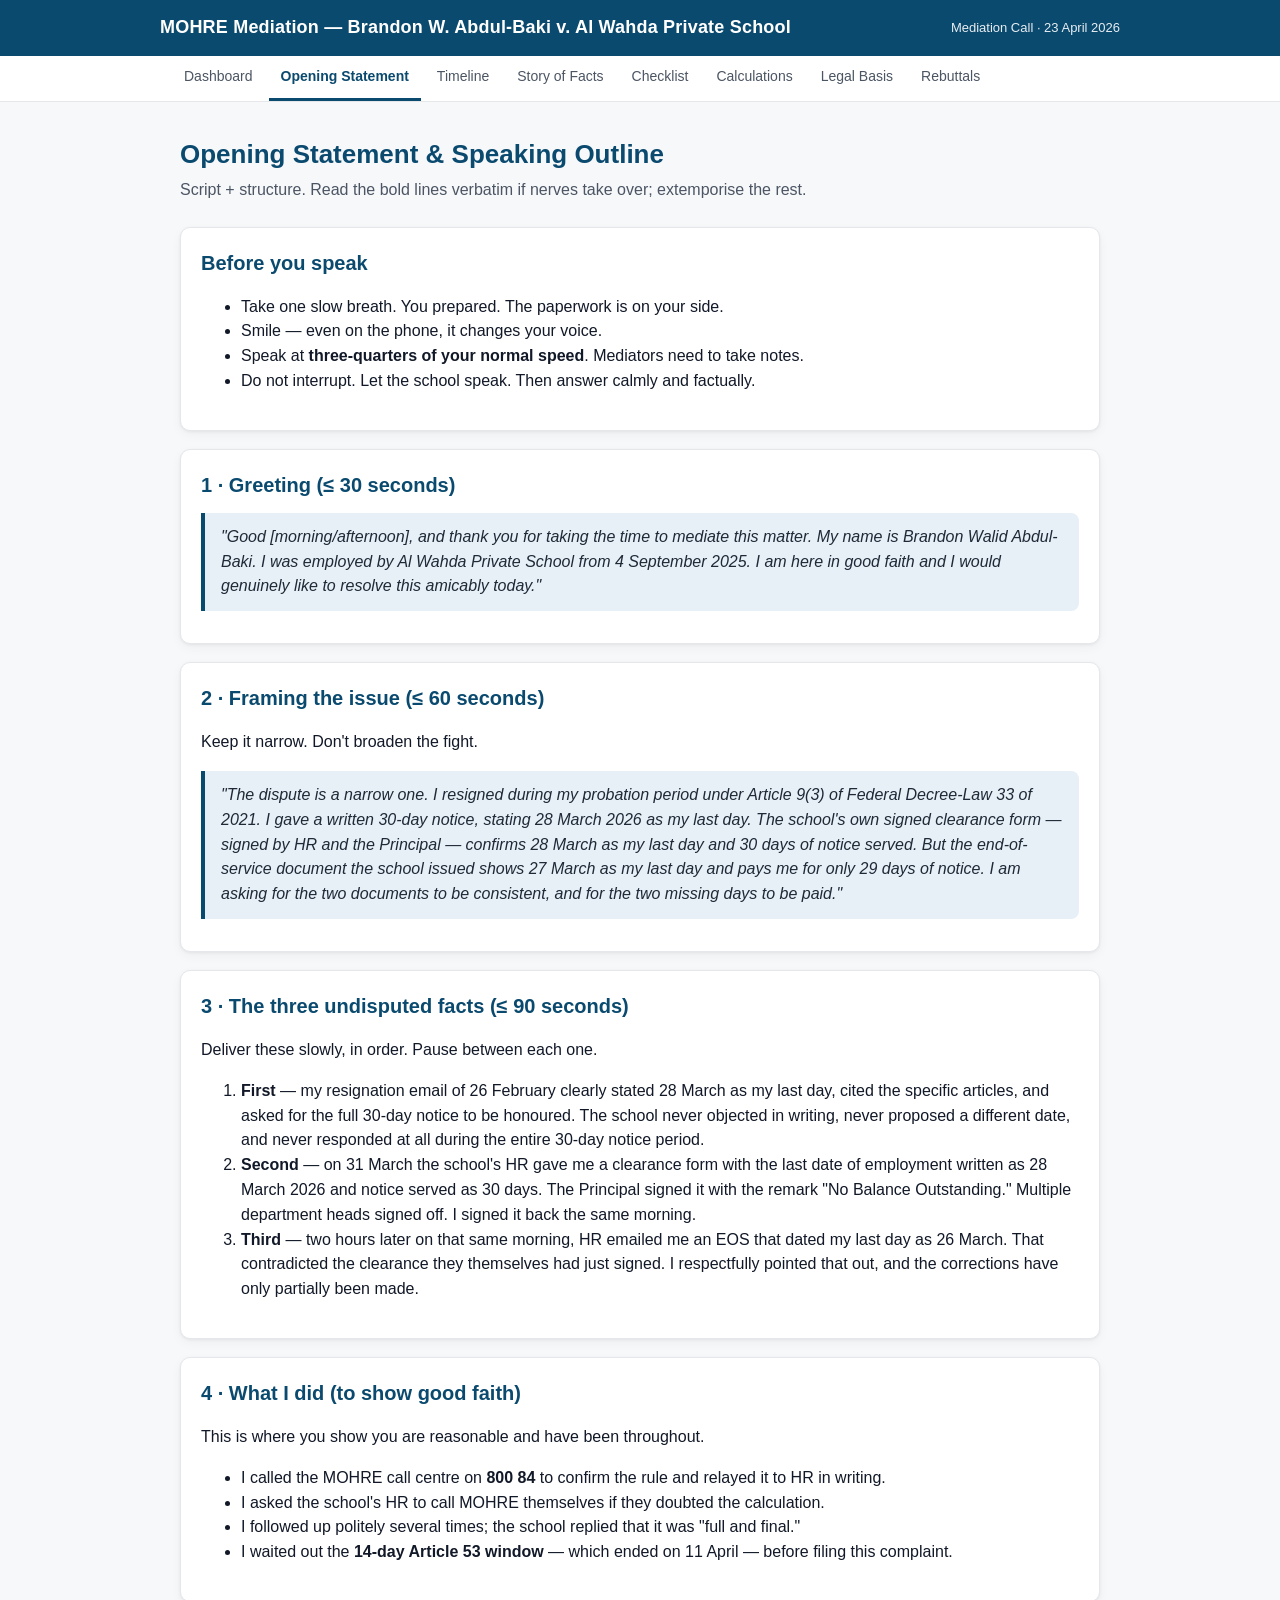
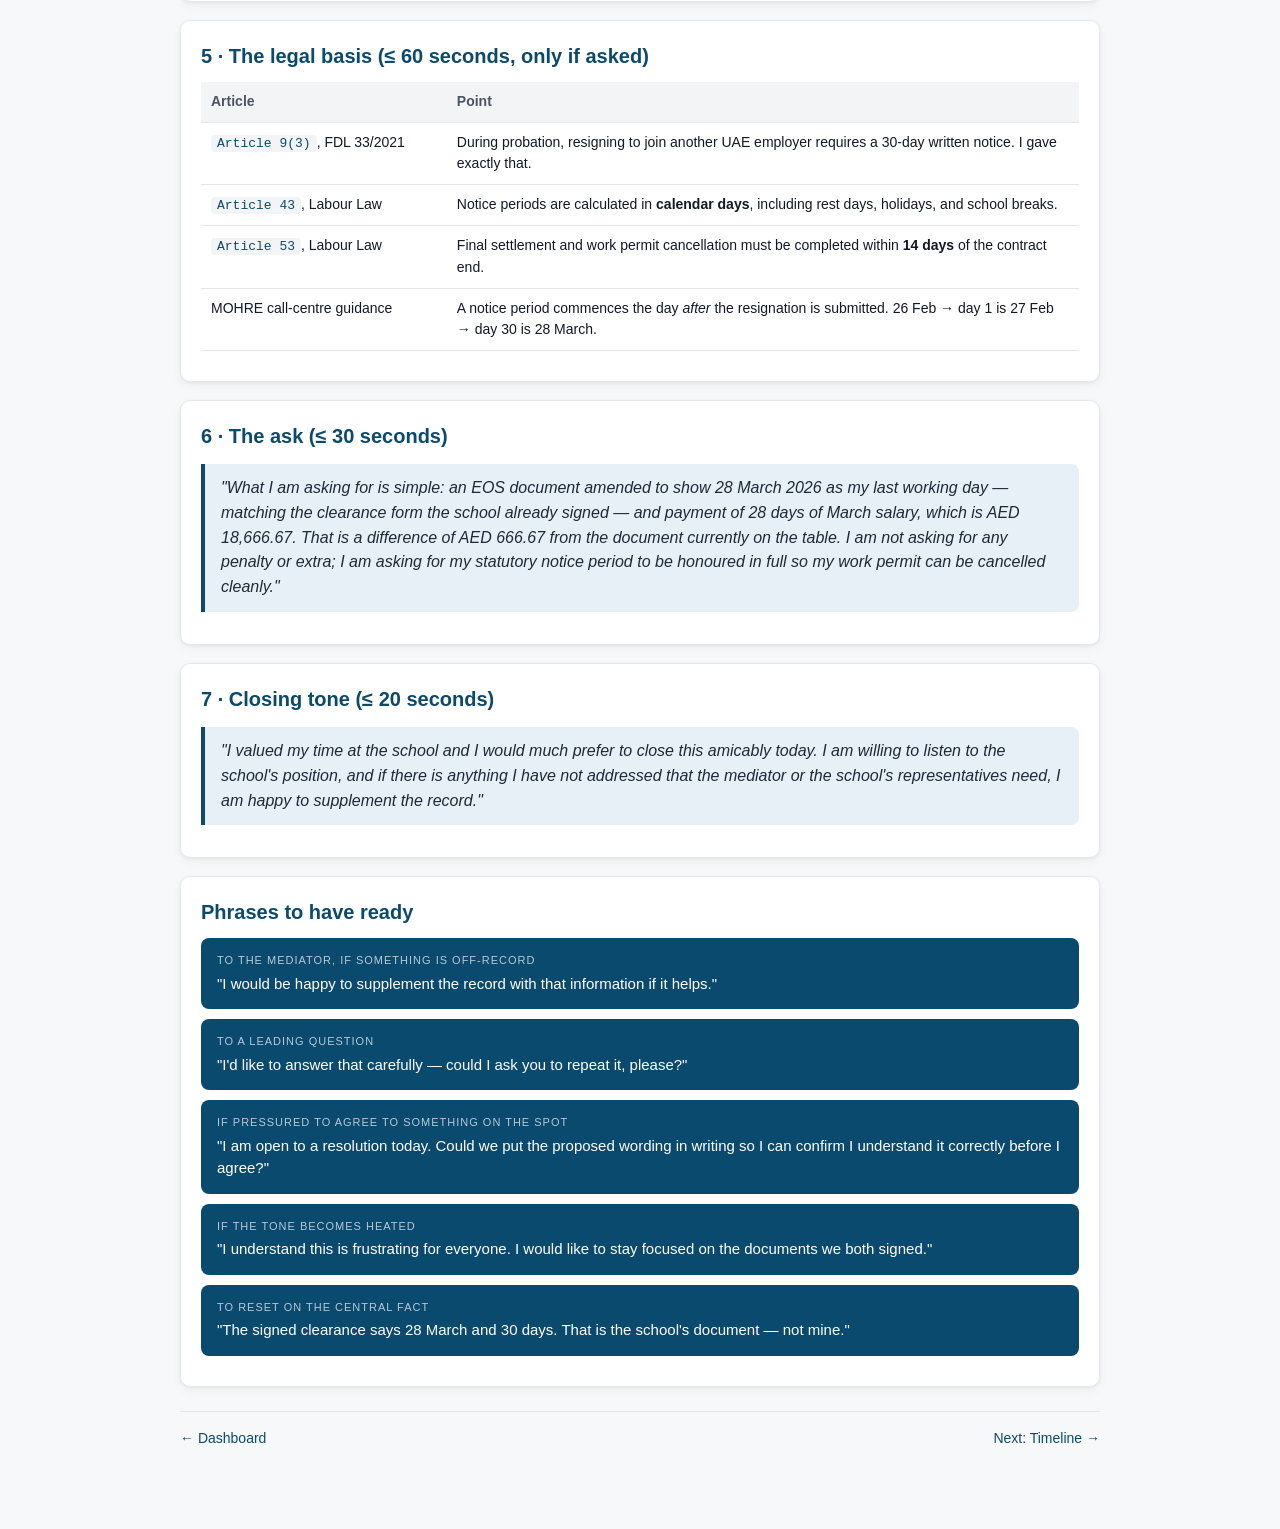
<file: mediation/outline.html>
<!doctype html>
<html lang="en">
<head>
  <meta charset="utf-8">
  <meta name="viewport" content="width=device-width, initial-scale=1">
  <title>Opening Statement &amp; Speaking Outline — MOHRE Mediation</title>
  <link rel="stylesheet" href="assets/styles.css">
</head>
<body>

<header class="topbar">
  <div class="wrap">
    <h1>MOHRE Mediation — Brandon W. Abdul-Baki v. Al Wahda Private School</h1>
    <div class="meta">Mediation Call · 23 April 2026</div>
  </div>
</header>

<nav class="tabs">
  <div class="wrap">
    <a href="index.html">Dashboard</a>
    <a href="outline.html">Opening Statement</a>
    <a href="timeline.html">Timeline</a>
    <a href="story.html">Story of Facts</a>
    <a href="checklist.html">Checklist</a>
    <a href="calculations.html">Calculations</a>
    <a href="legal.html">Legal Basis</a>
    <a href="rebuttals.html">Rebuttals</a>
  </div>
</nav>

<main class="container">
  <h1 class="page-title">Opening Statement &amp; Speaking Outline</h1>
  <p class="subtitle">Script + structure. Read the bold lines verbatim if nerves take over; extemporise the rest.</p>

  <div class="card">
    <h2>Before you speak</h2>
    <ul>
      <li>Take one slow breath. You prepared. The paperwork is on your side.</li>
      <li>Smile — even on the phone, it changes your voice.</li>
      <li>Speak at <strong>three-quarters of your normal speed</strong>. Mediators need to take notes.</li>
      <li>Do not interrupt. Let the school speak. Then answer calmly and factually.</li>
    </ul>
  </div>

  <div class="card">
    <h2>1 · Greeting (≤ 30 seconds)</h2>
    <div class="pullquote">
      "Good [morning/afternoon], and thank you for taking the time to mediate this matter. My name is
      Brandon Walid Abdul-Baki. I was employed by Al Wahda Private School from 4 September 2025. I am
      here in good faith and I would genuinely like to resolve this amicably today."
    </div>
  </div>

  <div class="card">
    <h2>2 · Framing the issue (≤ 60 seconds)</h2>
    <p>Keep it narrow. Don't broaden the fight.</p>
    <div class="pullquote">
      "The dispute is a narrow one. I resigned during my probation period under Article 9(3) of Federal
      Decree-Law 33 of 2021. I gave a written 30-day notice, stating 28 March 2026 as my last day.
      The school's own signed clearance form — signed by HR and the Principal — confirms 28 March as my last day and 30 days of notice served.
      But the end-of-service document the school issued shows 27 March as my last day and pays me for only 29 days of notice. I am asking for the two documents to be consistent, and for the two missing days to be paid."
    </div>
  </div>

  <div class="card">
    <h2>3 · The three undisputed facts (≤ 90 seconds)</h2>
    <p>Deliver these slowly, in order. Pause between each one.</p>
    <ol>
      <li>
        <strong>First</strong> — my resignation email of 26 February clearly stated 28 March as my last day,
        cited the specific articles, and asked for the full 30-day notice to be honoured. The school
        never objected in writing, never proposed a different date, and never responded at all during the
        entire 30-day notice period.
      </li>
      <li>
        <strong>Second</strong> — on 31 March the school's HR gave me a clearance form with the last date of
        employment written as 28 March 2026 and notice served as 30 days. The Principal signed it with the
        remark "No Balance Outstanding." Multiple department heads signed off. I signed it back the same
        morning.
      </li>
      <li>
        <strong>Third</strong> — two hours later on that same morning, HR emailed me an EOS that dated my last
        day as 26 March. That contradicted the clearance they themselves had just signed.
        I respectfully pointed that out, and the corrections have only partially been made.
      </li>
    </ol>
  </div>

  <div class="card">
    <h2>4 · What I did (to show good faith)</h2>
    <p>This is where you show you are reasonable and have been throughout.</p>
    <ul>
      <li>I called the MOHRE call centre on <strong>800 84</strong> to confirm the rule and relayed it to HR in writing.</li>
      <li>I asked the school's HR to call MOHRE themselves if they doubted the calculation.</li>
      <li>I followed up politely several times; the school replied that it was "full and final."</li>
      <li>I waited out the <strong>14-day Article 53 window</strong> — which ended on 11 April — before filing this complaint.</li>
    </ul>
  </div>

  <div class="card">
    <h2>5 · The legal basis (≤ 60 seconds, only if asked)</h2>
    <table>
      <tr><th style="width: 28%;">Article</th><th>Point</th></tr>
      <tr><td><code class="article">Article 9(3)</code>, FDL 33/2021</td><td>During probation, resigning to join another UAE employer requires a 30-day written notice. I gave exactly that.</td></tr>
      <tr><td><code class="article">Article 43</code>, Labour Law</td><td>Notice periods are calculated in <strong>calendar days</strong>, including rest days, holidays, and school breaks.</td></tr>
      <tr><td><code class="article">Article 53</code>, Labour Law</td><td>Final settlement and work permit cancellation must be completed within <strong>14 days</strong> of the contract end.</td></tr>
      <tr><td>MOHRE call-centre guidance</td><td>A notice period commences the day <em>after</em> the resignation is submitted. 26 Feb → day 1 is 27 Feb → day 30 is 28 March.</td></tr>
    </table>
  </div>

  <div class="card">
    <h2>6 · The ask (≤ 30 seconds)</h2>
    <div class="pullquote">
      "What I am asking for is simple: an EOS document amended to show 28 March 2026 as my last working day —
      matching the clearance form the school already signed — and payment of 28 days of March salary,
      which is AED 18,666.67. That is a difference of AED 666.67 from the document currently on the table.
      I am not asking for any penalty or extra; I am asking for my statutory notice period to be honoured
      in full so my work permit can be cancelled cleanly."
    </div>
  </div>

  <div class="card">
    <h2>7 · Closing tone (≤ 20 seconds)</h2>
    <div class="pullquote">
      "I valued my time at the school and I would much prefer to close this amicably today. I am willing
      to listen to the school's position, and if there is anything I have not addressed that the mediator
      or the school's representatives need, I am happy to supplement the record."
    </div>
  </div>

  <div class="card">
    <h2>Phrases to have ready</h2>
    <div class="soundbite">
      <span class="label">To the mediator, if something is off-record</span>
      "I would be happy to supplement the record with that information if it helps."
    </div>
    <div class="soundbite">
      <span class="label">To a leading question</span>
      "I'd like to answer that carefully — could I ask you to repeat it, please?"
    </div>
    <div class="soundbite">
      <span class="label">If pressured to agree to something on the spot</span>
      "I am open to a resolution today. Could we put the proposed wording in writing so I can confirm I understand it correctly before I agree?"
    </div>
    <div class="soundbite">
      <span class="label">If the tone becomes heated</span>
      "I understand this is frustrating for everyone. I would like to stay focused on the documents we both signed."
    </div>
    <div class="soundbite">
      <span class="label">To reset on the central fact</span>
      "The signed clearance says 28 March and 30 days. That is the school's document — not mine."
    </div>
  </div>

  <div class="footer-nav">
    <a href="index.html">← Dashboard</a>
    <a href="timeline.html">Next: Timeline →</a>
  </div>
</main>

<script src="assets/nav.js"></script>
</body>
</html>
</file>
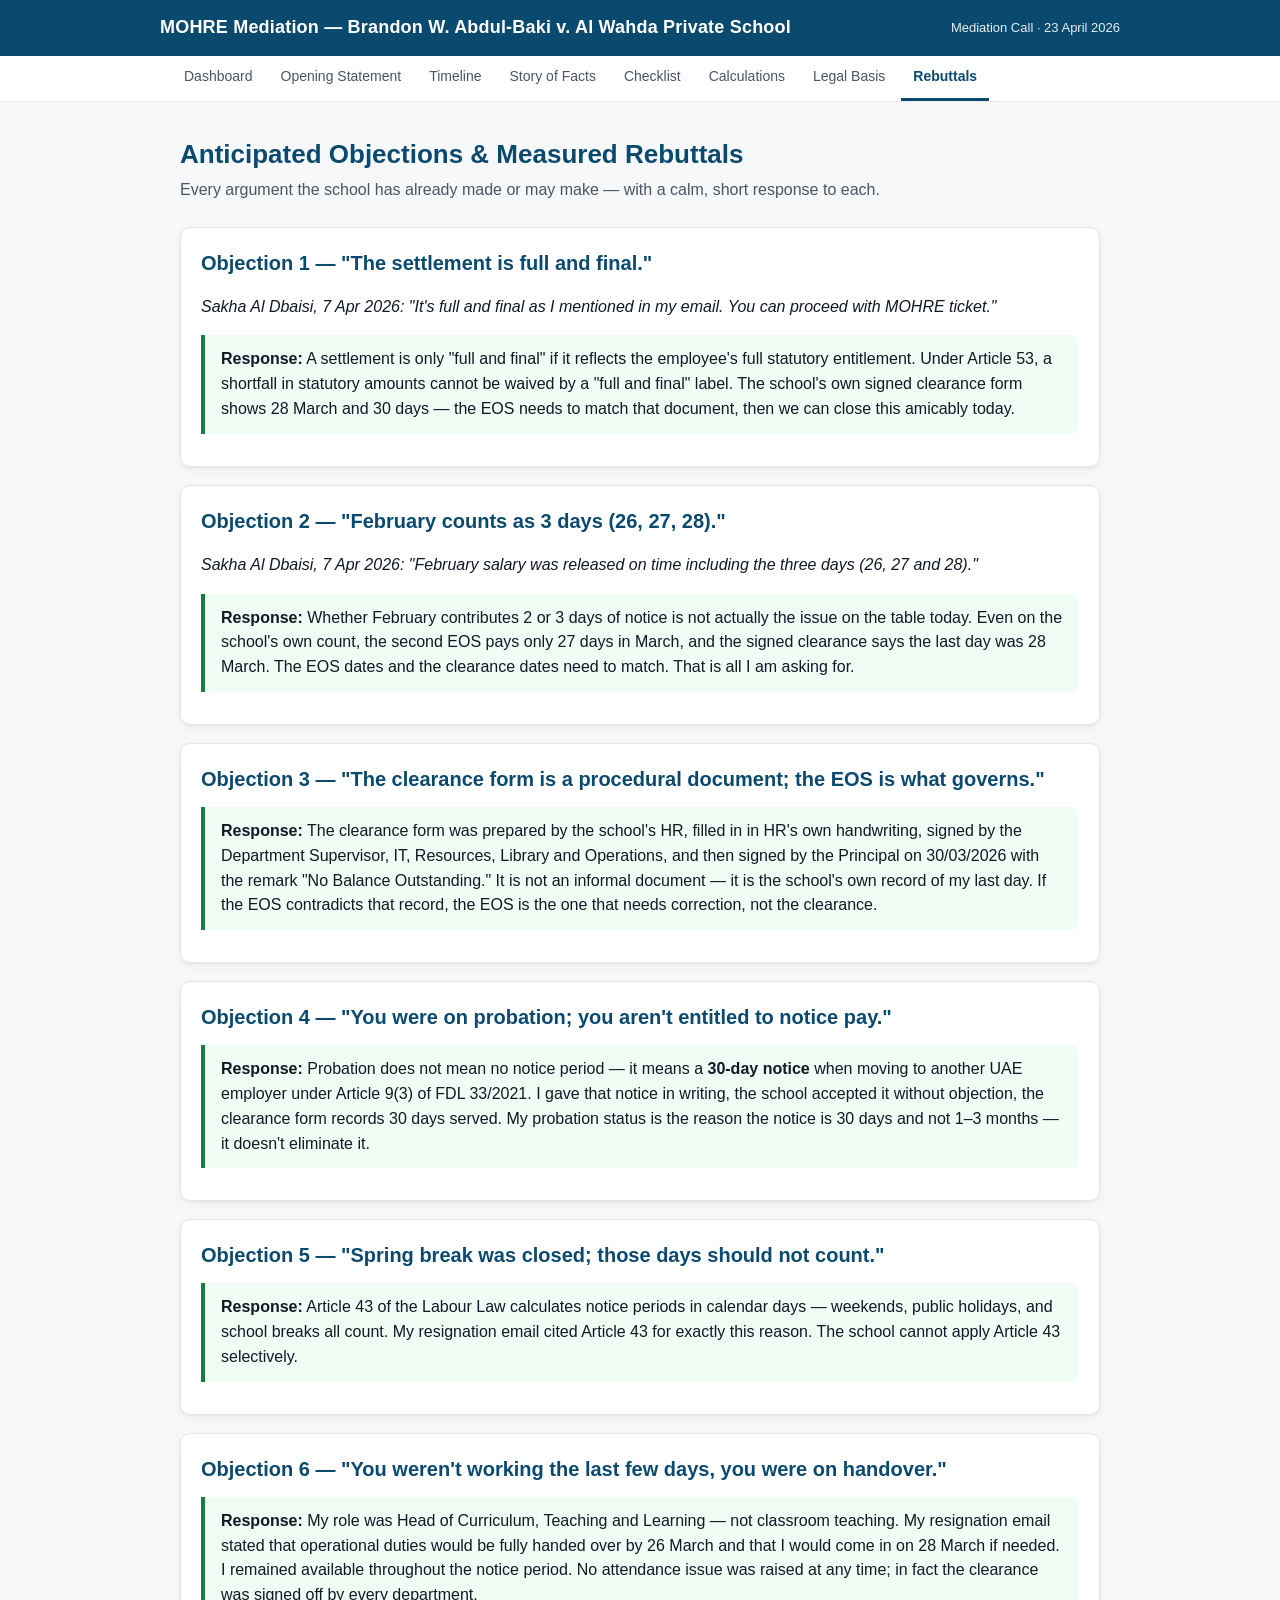
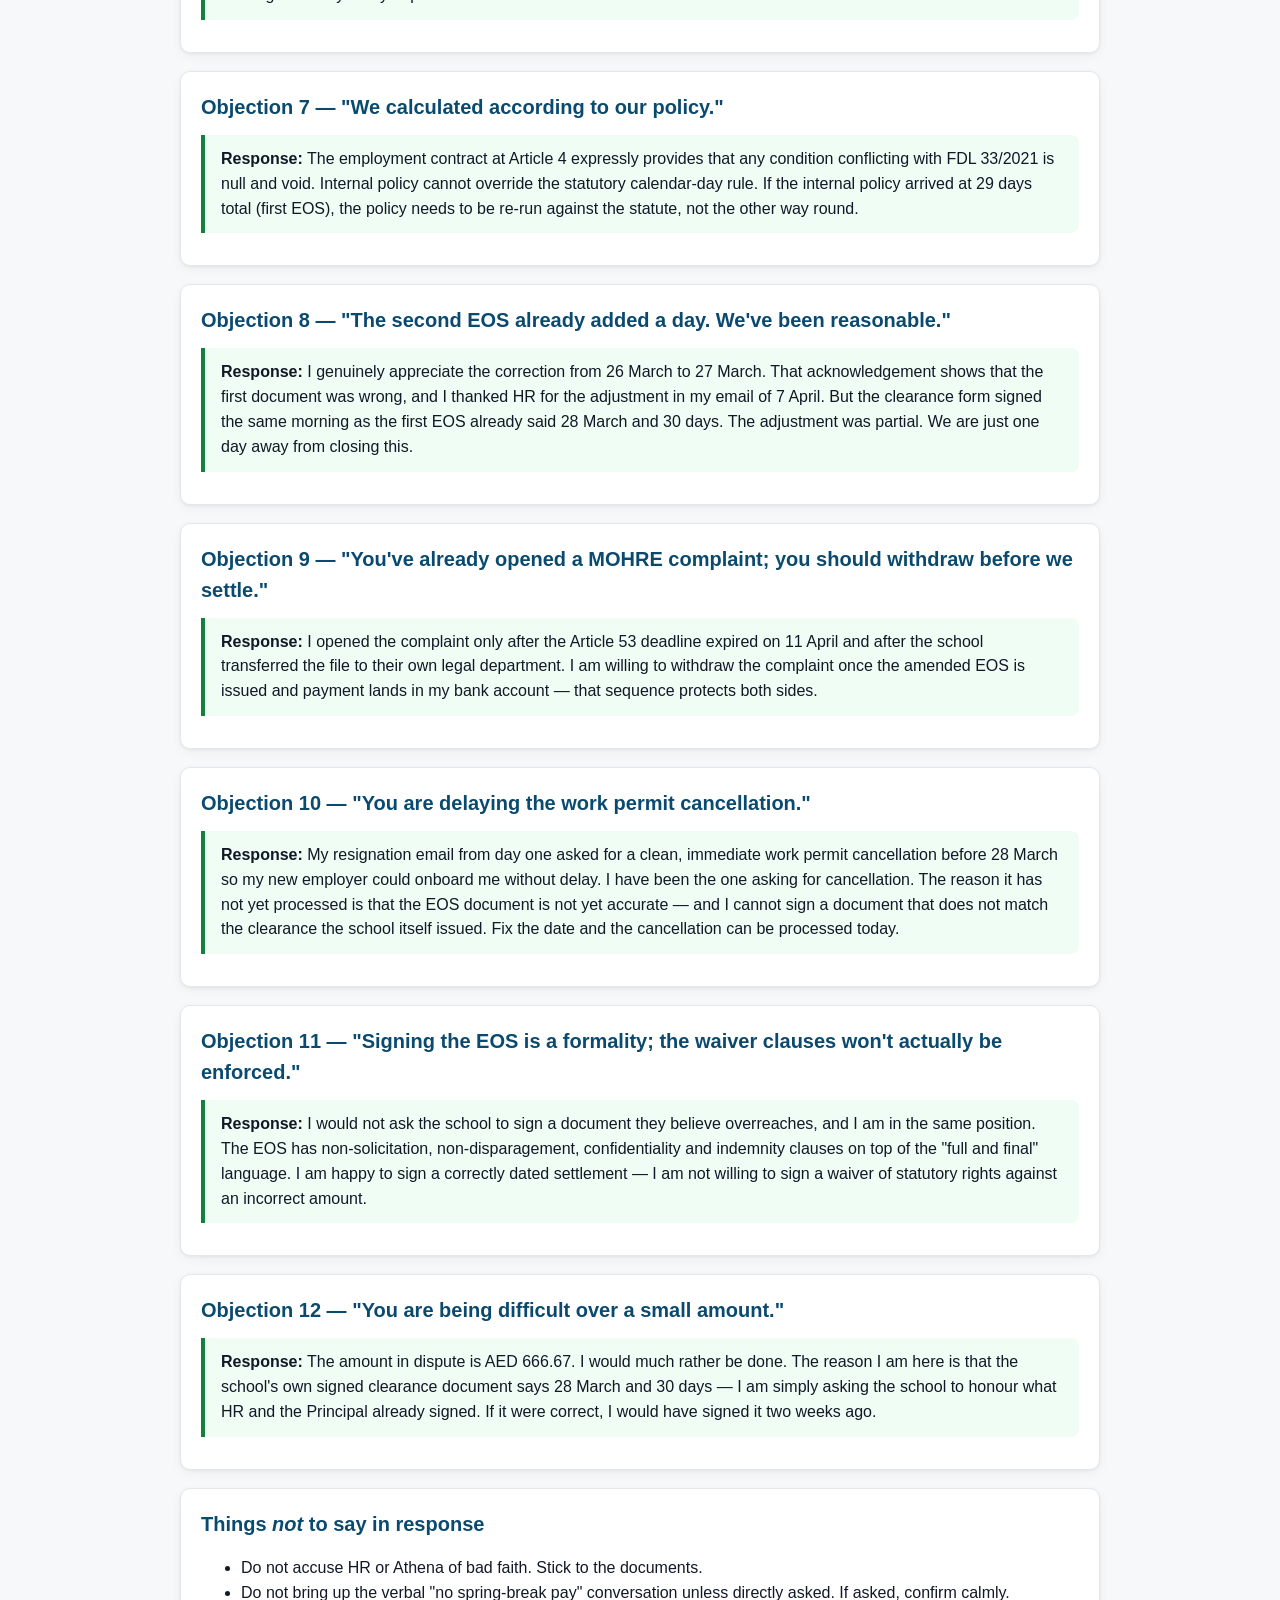
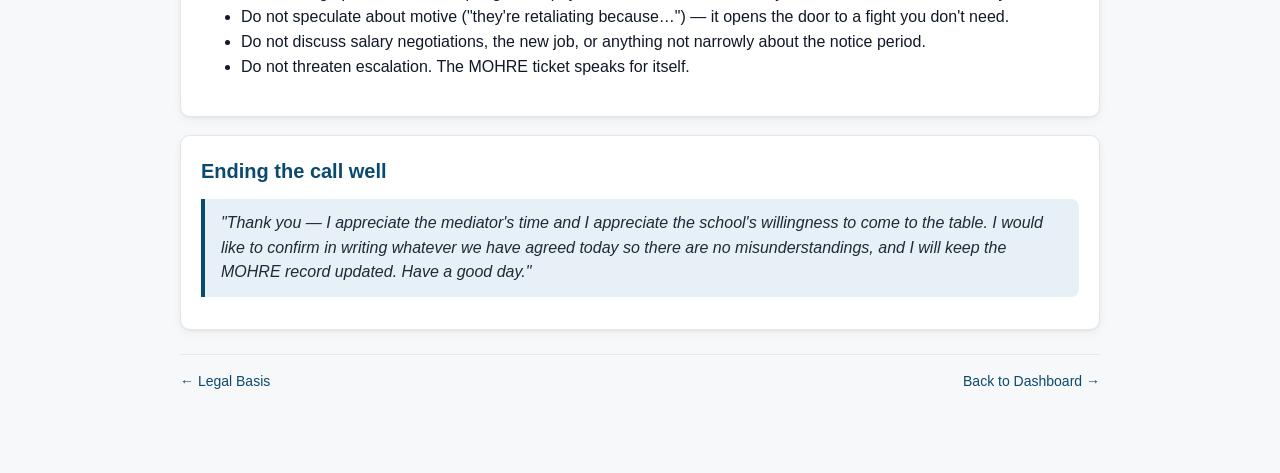
<file: mediation/rebuttals.html>
<!doctype html>
<html lang="en">
<head>
  <meta charset="utf-8">
  <meta name="viewport" content="width=device-width, initial-scale=1">
  <title>Anticipated Objections &amp; Rebuttals — MOHRE Mediation</title>
  <link rel="stylesheet" href="assets/styles.css">
</head>
<body>

<header class="topbar">
  <div class="wrap">
    <h1>MOHRE Mediation — Brandon W. Abdul-Baki v. Al Wahda Private School</h1>
    <div class="meta">Mediation Call · 23 April 2026</div>
  </div>
</header>

<nav class="tabs">
  <div class="wrap">
    <a href="index.html">Dashboard</a>
    <a href="outline.html">Opening Statement</a>
    <a href="timeline.html">Timeline</a>
    <a href="story.html">Story of Facts</a>
    <a href="checklist.html">Checklist</a>
    <a href="calculations.html">Calculations</a>
    <a href="legal.html">Legal Basis</a>
    <a href="rebuttals.html">Rebuttals</a>
  </div>
</nav>

<main class="container">
  <h1 class="page-title">Anticipated Objections &amp; Measured Rebuttals</h1>
  <p class="subtitle">Every argument the school has already made or may make — with a calm, short response to each.</p>

  <div class="card">
    <h2>Objection 1 — "The settlement is full and final."</h2>
    <p><em>Sakha Al Dbaisi, 7 Apr 2026: "It's full and final as I mentioned in my email. You can proceed with MOHRE ticket."</em></p>
    <div class="callout good">
      <strong>Response:</strong> A settlement is only "full and final" if it reflects the employee's full statutory
      entitlement. Under Article 53, a shortfall in statutory amounts cannot be waived by a "full and final"
      label. The school's own signed clearance form shows 28 March and 30 days — the EOS needs to match that
      document, then we can close this amicably today.
    </div>
  </div>

  <div class="card">
    <h2>Objection 2 — "February counts as 3 days (26, 27, 28)."</h2>
    <p><em>Sakha Al Dbaisi, 7 Apr 2026: "February salary was released on time including the three days (26, 27 and 28)."</em></p>
    <div class="callout good">
      <strong>Response:</strong> Whether February contributes 2 or 3 days of notice is not actually the issue
      on the table today. Even on the school's own count, the second EOS pays only 27 days in March, and the
      signed clearance says the last day was 28 March. The EOS dates and the clearance dates need to match.
      That is all I am asking for.
    </div>
  </div>

  <div class="card">
    <h2>Objection 3 — "The clearance form is a procedural document; the EOS is what governs."</h2>
    <div class="callout good">
      <strong>Response:</strong> The clearance form was prepared by the school's HR, filled in in HR's
      own handwriting, signed by the Department Supervisor, IT, Resources, Library and Operations, and then
      signed by the Principal on 30/03/2026 with the remark "No Balance Outstanding." It is not an informal
      document — it is the school's own record of my last day. If the EOS contradicts that record, the EOS is
      the one that needs correction, not the clearance.
    </div>
  </div>

  <div class="card">
    <h2>Objection 4 — "You were on probation; you aren't entitled to notice pay."</h2>
    <div class="callout good">
      <strong>Response:</strong> Probation does not mean no notice period — it means a <strong>30-day notice</strong>
      when moving to another UAE employer under Article 9(3) of FDL 33/2021. I gave that notice in writing,
      the school accepted it without objection, the clearance form records 30 days served. My probation status
      is the reason the notice is 30 days and not 1–3 months — it doesn't eliminate it.
    </div>
  </div>

  <div class="card">
    <h2>Objection 5 — "Spring break was closed; those days should not count."</h2>
    <div class="callout good">
      <strong>Response:</strong> Article 43 of the Labour Law calculates notice periods in calendar days —
      weekends, public holidays, and school breaks all count. My resignation email cited Article 43 for exactly
      this reason. The school cannot apply Article 43 selectively.
    </div>
  </div>

  <div class="card">
    <h2>Objection 6 — "You weren't working the last few days, you were on handover."</h2>
    <div class="callout good">
      <strong>Response:</strong> My role was Head of Curriculum, Teaching and Learning — not classroom teaching.
      My resignation email stated that operational duties would be fully handed over by 26 March and that I would
      come in on 28 March if needed. I remained available throughout the notice period. No attendance issue was
      raised at any time; in fact the clearance was signed off by every department.
    </div>
  </div>

  <div class="card">
    <h2>Objection 7 — "We calculated according to our policy."</h2>
    <div class="callout good">
      <strong>Response:</strong> The employment contract at Article 4 expressly provides that any condition
      conflicting with FDL 33/2021 is null and void. Internal policy cannot override the statutory calendar-day
      rule. If the internal policy arrived at 29 days total (first EOS), the policy needs to be re-run against
      the statute, not the other way round.
    </div>
  </div>

  <div class="card">
    <h2>Objection 8 — "The second EOS already added a day. We've been reasonable."</h2>
    <div class="callout good">
      <strong>Response:</strong> I genuinely appreciate the correction from 26 March to 27 March. That
      acknowledgement shows that the first document was wrong, and I thanked HR for the adjustment in my
      email of 7 April. But the clearance form signed the same morning as the first EOS already said 28 March
      and 30 days. The adjustment was partial. We are just one day away from closing this.
    </div>
  </div>

  <div class="card">
    <h2>Objection 9 — "You've already opened a MOHRE complaint; you should withdraw before we settle."</h2>
    <div class="callout good">
      <strong>Response:</strong> I opened the complaint only after the Article 53 deadline expired on 11 April
      and after the school transferred the file to their own legal department. I am willing to withdraw the
      complaint once the amended EOS is issued and payment lands in my bank account — that sequence protects
      both sides.
    </div>
  </div>

  <div class="card">
    <h2>Objection 10 — "You are delaying the work permit cancellation."</h2>
    <div class="callout good">
      <strong>Response:</strong> My resignation email from day one asked for a clean, immediate work permit
      cancellation before 28 March so my new employer could onboard me without delay. I have been the one asking
      for cancellation. The reason it has not yet processed is that the EOS document is not yet accurate — and I
      cannot sign a document that does not match the clearance the school itself issued. Fix the date and the
      cancellation can be processed today.
    </div>
  </div>

  <div class="card">
    <h2>Objection 11 — "Signing the EOS is a formality; the waiver clauses won't actually be enforced."</h2>
    <div class="callout good">
      <strong>Response:</strong> I would not ask the school to sign a document they believe overreaches, and I
      am in the same position. The EOS has non-solicitation, non-disparagement, confidentiality and indemnity
      clauses on top of the "full and final" language. I am happy to sign a correctly dated settlement — I am
      not willing to sign a waiver of statutory rights against an incorrect amount.
    </div>
  </div>

  <div class="card">
    <h2>Objection 12 — "You are being difficult over a small amount."</h2>
    <div class="callout good">
      <strong>Response:</strong> The amount in dispute is AED 666.67. I would much rather be done. The reason
      I am here is that the school's own signed clearance document says 28 March and 30 days — I am simply
      asking the school to honour what HR and the Principal already signed. If it were correct, I would have
      signed it two weeks ago.
    </div>
  </div>

  <div class="card">
    <h2>Things <em>not</em> to say in response</h2>
    <ul>
      <li>Do not accuse HR or Athena of bad faith. Stick to the documents.</li>
      <li>Do not bring up the verbal "no spring-break pay" conversation unless directly asked. If asked, confirm calmly.</li>
      <li>Do not speculate about motive ("they're retaliating because…") — it opens the door to a fight you don't need.</li>
      <li>Do not discuss salary negotiations, the new job, or anything not narrowly about the notice period.</li>
      <li>Do not threaten escalation. The MOHRE ticket speaks for itself.</li>
    </ul>
  </div>

  <div class="card">
    <h2>Ending the call well</h2>
    <div class="pullquote">
      "Thank you — I appreciate the mediator's time and I appreciate the school's willingness to come to the
      table. I would like to confirm in writing whatever we have agreed today so there are no misunderstandings,
      and I will keep the MOHRE record updated. Have a good day."
    </div>
  </div>

  <div class="footer-nav">
    <a href="legal.html">← Legal Basis</a>
    <a href="index.html">Back to Dashboard →</a>
  </div>
</main>

<script src="assets/nav.js"></script>
</body>
</html>
</file>
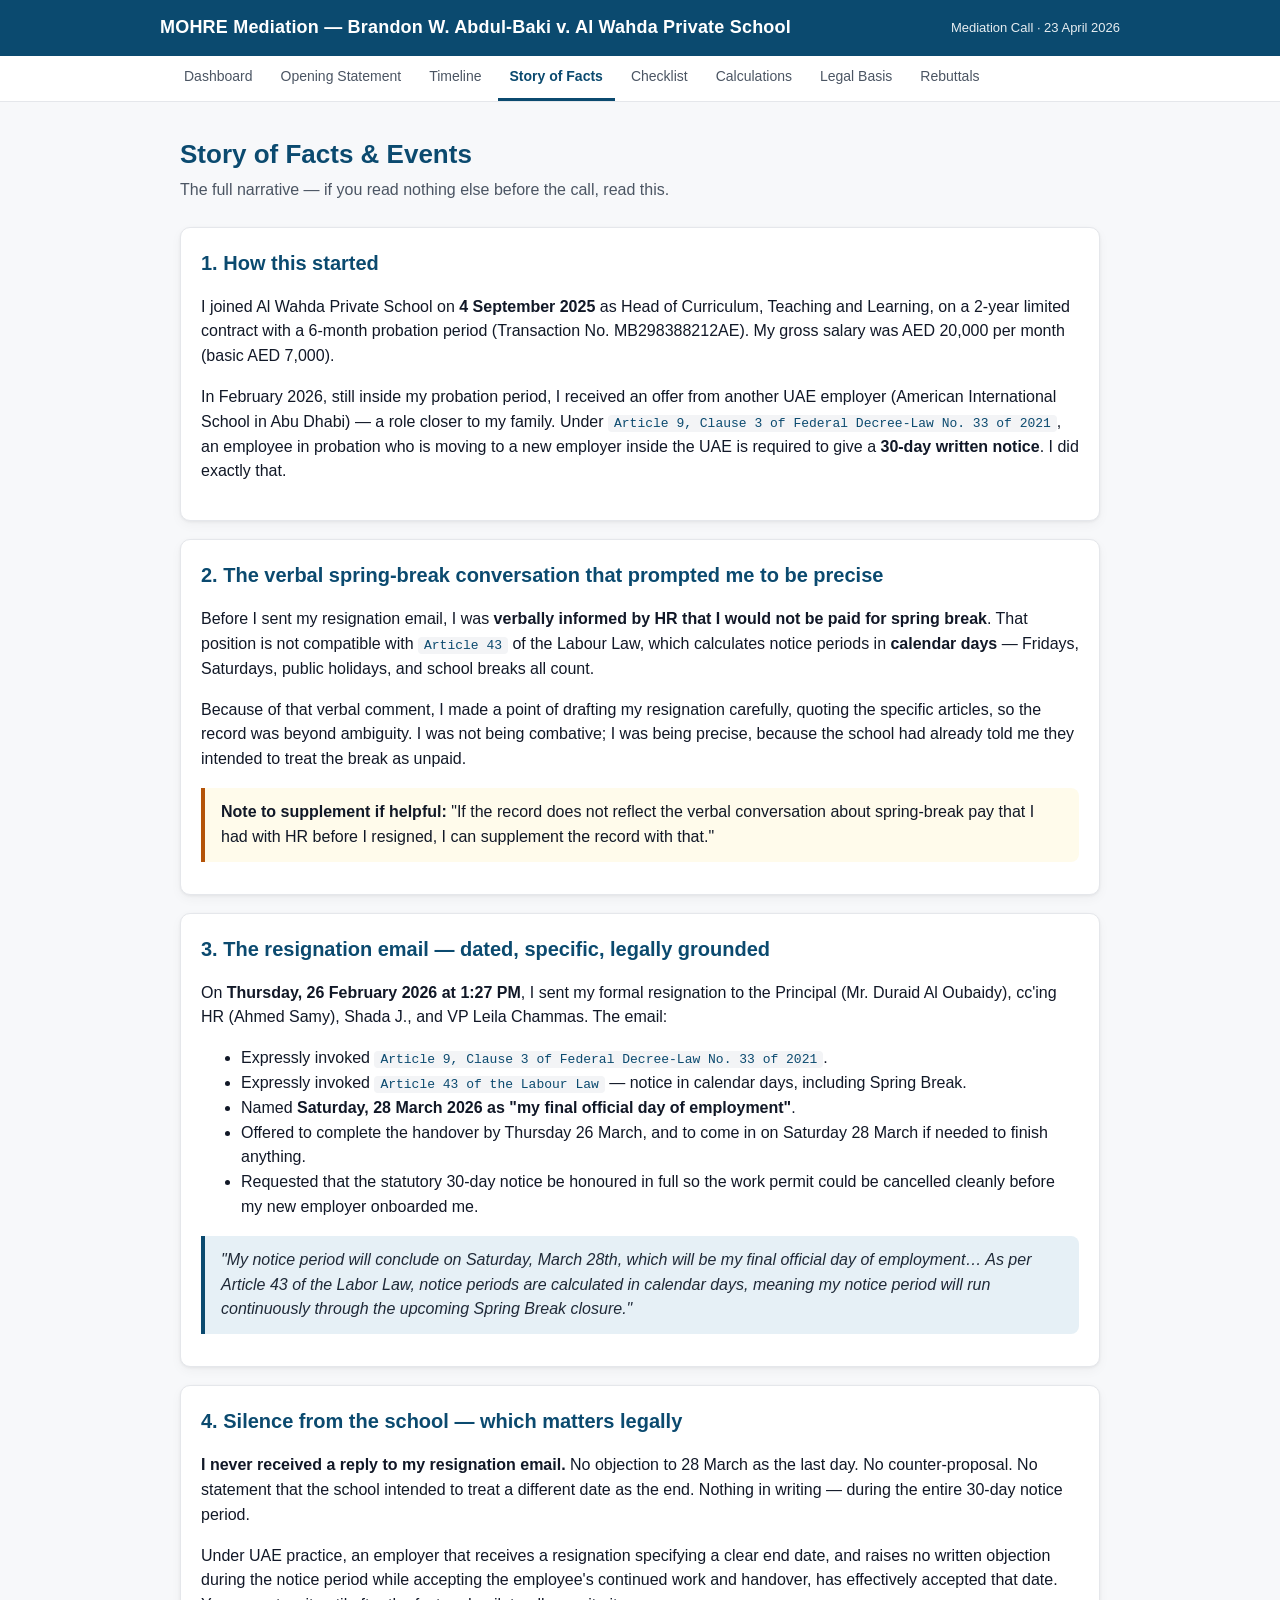
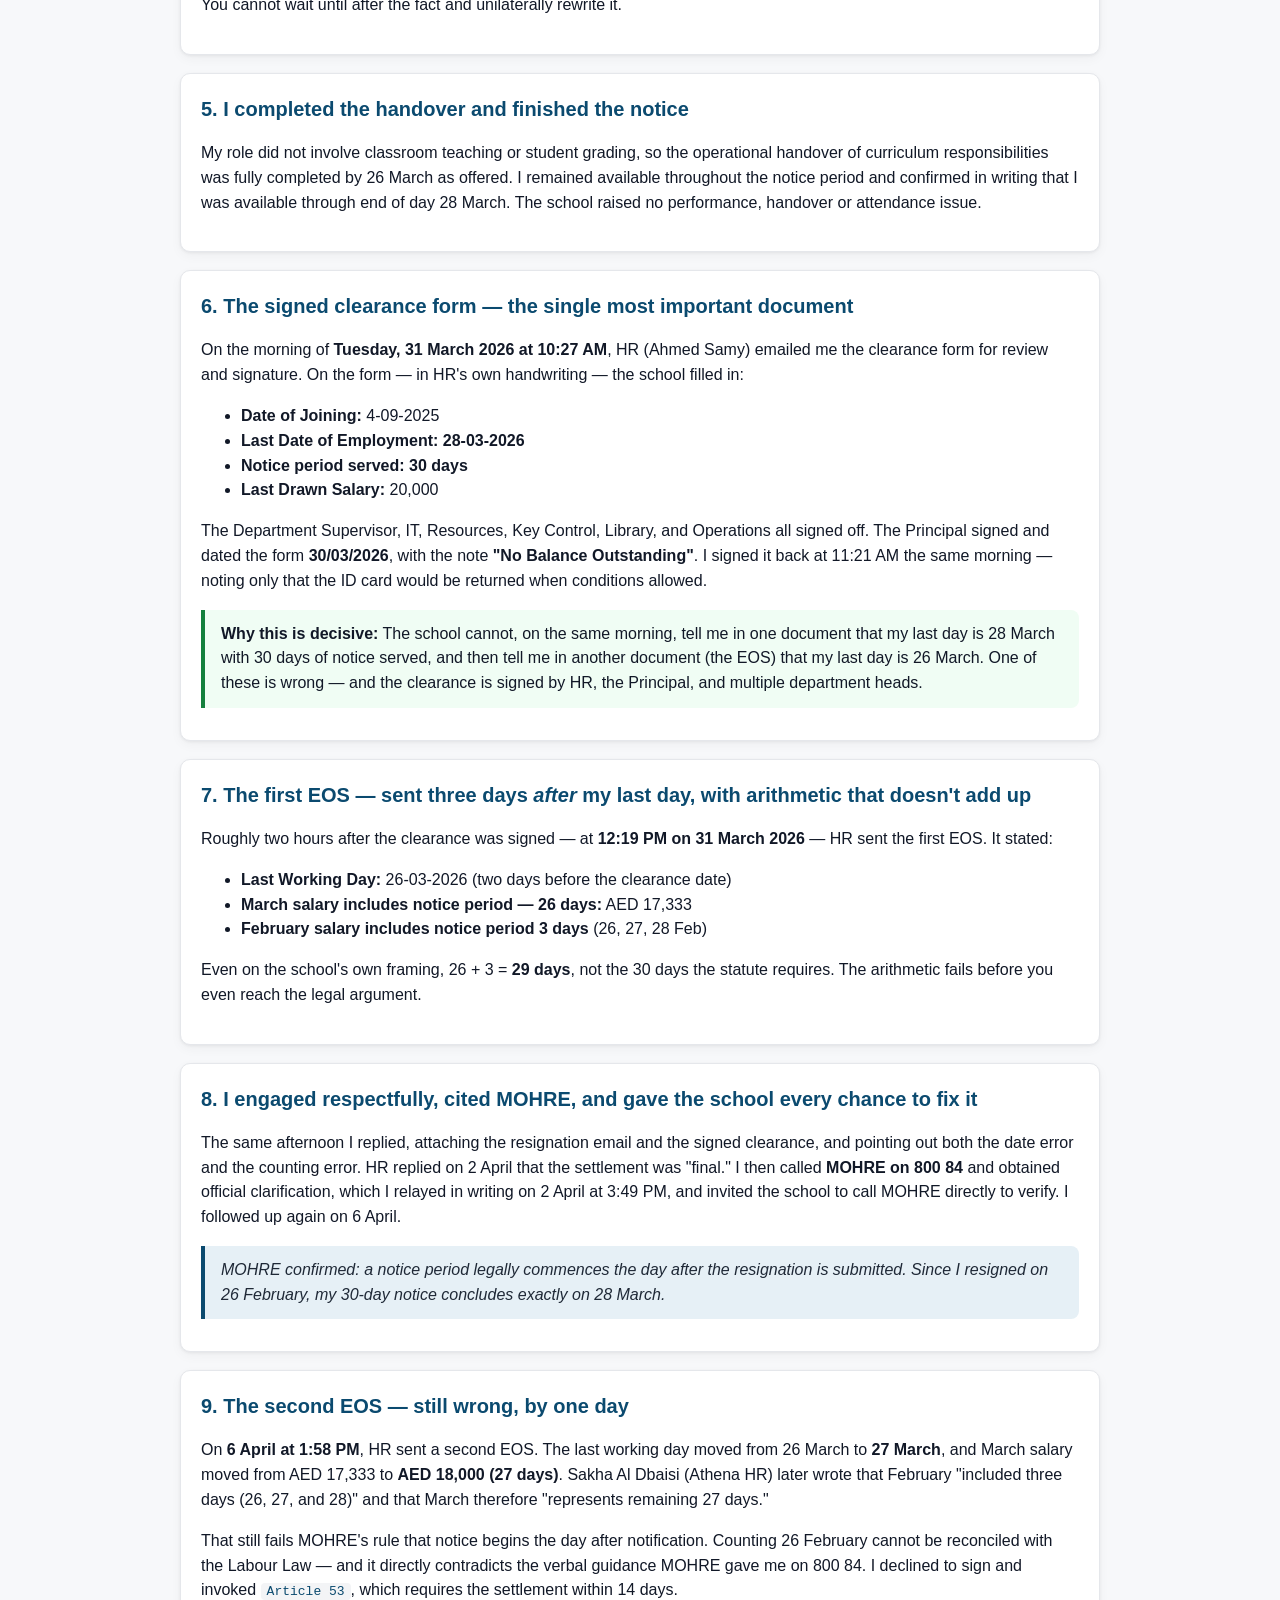
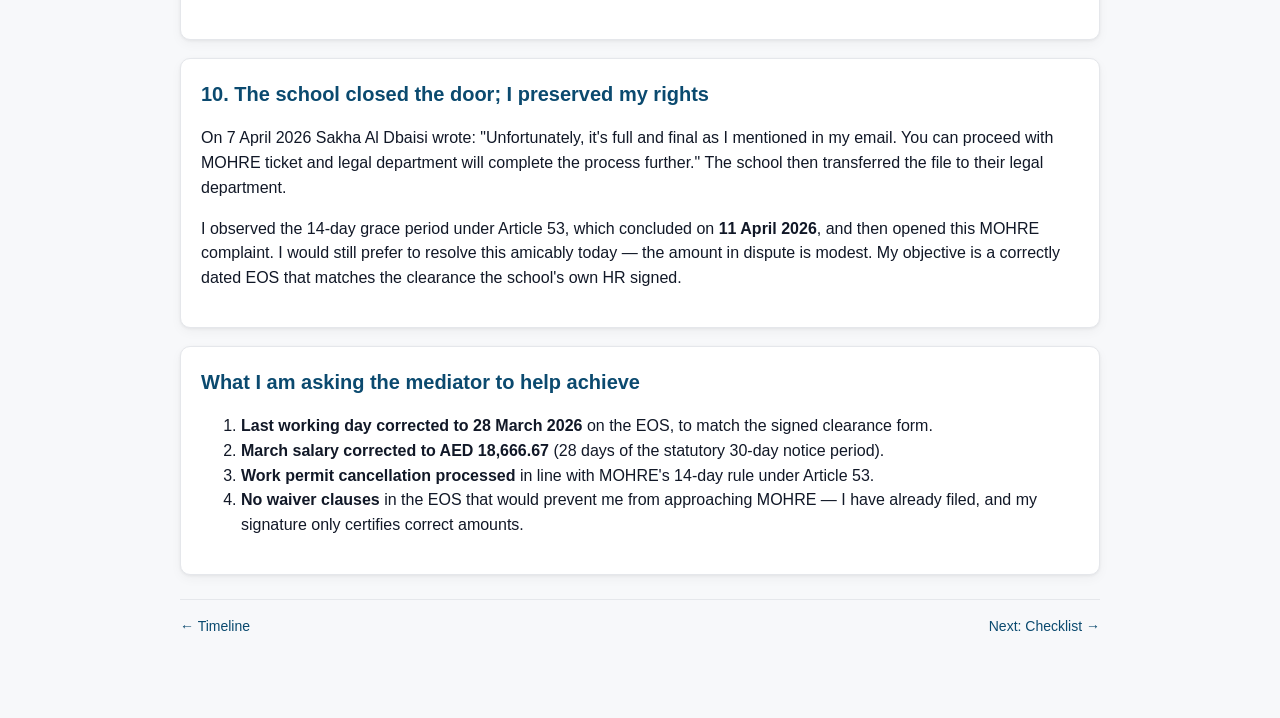
<file: mediation/story.html>
<!doctype html>
<html lang="en">
<head>
  <meta charset="utf-8">
  <meta name="viewport" content="width=device-width, initial-scale=1">
  <title>Story of Facts — MOHRE Mediation</title>
  <link rel="stylesheet" href="assets/styles.css">
</head>
<body>

<header class="topbar">
  <div class="wrap">
    <h1>MOHRE Mediation — Brandon W. Abdul-Baki v. Al Wahda Private School</h1>
    <div class="meta">Mediation Call · 23 April 2026</div>
  </div>
</header>

<nav class="tabs">
  <div class="wrap">
    <a href="index.html">Dashboard</a>
    <a href="outline.html">Opening Statement</a>
    <a href="timeline.html">Timeline</a>
    <a href="story.html">Story of Facts</a>
    <a href="checklist.html">Checklist</a>
    <a href="calculations.html">Calculations</a>
    <a href="legal.html">Legal Basis</a>
    <a href="rebuttals.html">Rebuttals</a>
  </div>
</nav>

<main class="container">
  <h1 class="page-title">Story of Facts &amp; Events</h1>
  <p class="subtitle">The full narrative — if you read nothing else before the call, read this.</p>

  <div class="card">
    <h2>1. How this started</h2>
    <p>
      I joined Al Wahda Private School on <strong>4 September 2025</strong> as Head of Curriculum, Teaching and
      Learning, on a 2-year limited contract with a 6-month probation period (Transaction No. MB298388212AE).
      My gross salary was AED 20,000 per month (basic AED 7,000).
    </p>
    <p>
      In February 2026, still inside my probation period, I received an offer from another UAE employer (American International
      School in Abu Dhabi) — a role closer to my family. Under
      <code class="article">Article 9, Clause 3 of Federal Decree-Law No. 33 of 2021</code>, an employee in probation who is
      moving to a new employer inside the UAE is required to give a <strong>30-day written notice</strong>. I did exactly that.
    </p>
  </div>

  <div class="card">
    <h2>2. The verbal spring-break conversation that prompted me to be precise</h2>
    <p>
      Before I sent my resignation email, I was <strong>verbally informed by HR that I would not be paid for spring break</strong>.
      That position is not compatible with <code class="article">Article 43</code> of the Labour Law, which calculates notice periods in
      <strong>calendar days</strong> — Fridays, Saturdays, public holidays, and school breaks all count.
    </p>
    <p>
      Because of that verbal comment, I made a point of drafting my resignation carefully, quoting the specific articles,
      so the record was beyond ambiguity. I was not being combative; I was being precise, because the school had already told me
      they intended to treat the break as unpaid.
    </p>
    <div class="callout">
      <strong>Note to supplement if helpful:</strong> "If the record does not reflect the verbal conversation about spring-break pay that I had with HR before I resigned, I can supplement the record with that."
    </div>
  </div>

  <div class="card">
    <h2>3. The resignation email — dated, specific, legally grounded</h2>
    <p>
      On <strong>Thursday, 26 February 2026 at 1:27 PM</strong>, I sent my formal resignation to the Principal
      (Mr. Duraid Al Oubaidy), cc'ing HR (Ahmed Samy), Shada J., and VP Leila Chammas. The email:
    </p>
    <ul>
      <li>Expressly invoked <code class="article">Article 9, Clause 3 of Federal Decree-Law No. 33 of 2021</code>.</li>
      <li>Expressly invoked <code class="article">Article 43 of the Labour Law</code> — notice in calendar days, including Spring Break.</li>
      <li>Named <strong>Saturday, 28 March 2026 as "my final official day of employment"</strong>.</li>
      <li>Offered to complete the handover by Thursday 26 March, and to come in on Saturday 28 March if needed to finish anything.</li>
      <li>Requested that the statutory 30-day notice be honoured in full so the work permit could be cancelled cleanly before my new employer onboarded me.</li>
    </ul>
    <div class="pullquote">
      "My notice period will conclude on Saturday, March 28th, which will be my final official day of employment… As per Article 43 of the Labor Law, notice periods are calculated in calendar days, meaning my notice period will run continuously through the upcoming Spring Break closure."
    </div>
  </div>

  <div class="card">
    <h2>4. Silence from the school — which matters legally</h2>
    <p>
      <strong>I never received a reply to my resignation email.</strong> No objection to 28 March as the last day.
      No counter-proposal. No statement that the school intended to treat a different date as the end. Nothing in
      writing — during the entire 30-day notice period.
    </p>
    <p>
      Under UAE practice, an employer that receives a resignation specifying a clear end date, and raises no
      written objection during the notice period while accepting the employee's continued work and handover,
      has effectively accepted that date. You cannot wait until after the fact and unilaterally rewrite it.
    </p>
  </div>

  <div class="card">
    <h2>5. I completed the handover and finished the notice</h2>
    <p>
      My role did not involve classroom teaching or student grading, so the operational handover of curriculum
      responsibilities was fully completed by 26 March as offered. I remained available throughout the notice period
      and confirmed in writing that I was available through end of day 28 March. The school raised no performance,
      handover or attendance issue.
    </p>
  </div>

  <div class="card">
    <h2>6. The signed clearance form — the single most important document</h2>
    <p>
      On the morning of <strong>Tuesday, 31 March 2026 at 10:27 AM</strong>, HR (Ahmed Samy) emailed me the clearance form for
      review and signature. On the form — in HR's own handwriting — the school filled in:
    </p>
    <ul>
      <li><strong>Date of Joining:</strong> 4-09-2025</li>
      <li><strong>Last Date of Employment:</strong> <strong>28-03-2026</strong></li>
      <li><strong>Notice period served:</strong> <strong>30 days</strong></li>
      <li><strong>Last Drawn Salary:</strong> 20,000</li>
    </ul>
    <p>
      The Department Supervisor, IT, Resources, Key Control, Library, and Operations all signed off. The Principal
      signed and dated the form <strong>30/03/2026</strong>, with the note <strong>"No Balance Outstanding"</strong>.
      I signed it back at 11:21 AM the same morning — noting only that the ID card would be returned when conditions allowed.
    </p>
    <div class="callout good">
      <strong>Why this is decisive:</strong> The school cannot, on the same morning, tell me in one document that my last day is
      28 March with 30 days of notice served, and then tell me in another document (the EOS) that my last day is 26 March.
      One of these is wrong — and the clearance is signed by HR, the Principal, and multiple department heads.
    </div>
  </div>

  <div class="card">
    <h2>7. The first EOS — sent three days <em>after</em> my last day, with arithmetic that doesn't add up</h2>
    <p>
      Roughly two hours after the clearance was signed — at <strong>12:19 PM on 31 March 2026</strong> — HR sent the first EOS.
      It stated:
    </p>
    <ul>
      <li><strong>Last Working Day:</strong> 26-03-2026 (two days before the clearance date)</li>
      <li><strong>March salary includes notice period — 26 days:</strong> AED 17,333</li>
      <li><strong>February salary includes notice period 3 days</strong> (26, 27, 28 Feb)</li>
    </ul>
    <p>
      Even on the school's own framing, 26 + 3 = <strong>29 days</strong>, not the 30 days the statute requires.
      The arithmetic fails before you even reach the legal argument.
    </p>
  </div>

  <div class="card">
    <h2>8. I engaged respectfully, cited MOHRE, and gave the school every chance to fix it</h2>
    <p>
      The same afternoon I replied, attaching the resignation email and the signed clearance, and pointing out both the
      date error and the counting error. HR replied on 2 April that the settlement was "final." I then called
      <strong>MOHRE on 800 84</strong> and obtained official clarification, which I relayed in writing on 2 April at 3:49 PM,
      and invited the school to call MOHRE directly to verify. I followed up again on 6 April.
    </p>
    <div class="pullquote">
      MOHRE confirmed: a notice period legally commences the day <em>after</em> the resignation is submitted. Since I resigned on 26 February, my 30-day notice concludes exactly on 28 March.
    </div>
  </div>

  <div class="card">
    <h2>9. The second EOS — still wrong, by one day</h2>
    <p>
      On <strong>6 April at 1:58 PM</strong>, HR sent a second EOS. The last working day moved from 26 March to <strong>27 March</strong>,
      and March salary moved from AED 17,333 to <strong>AED 18,000 (27 days)</strong>. Sakha Al Dbaisi (Athena HR) later wrote that
      February "included three days (26, 27, and 28)" and that March therefore "represents remaining 27 days."
    </p>
    <p>
      That still fails MOHRE's rule that notice begins the day after notification. Counting 26 February cannot be
      reconciled with the Labour Law — and it directly contradicts the verbal guidance MOHRE gave me on 800 84.
      I declined to sign and invoked <code class="article">Article 53</code>, which requires the settlement within 14 days.
    </p>
  </div>

  <div class="card">
    <h2>10. The school closed the door; I preserved my rights</h2>
    <p>
      On 7 April 2026 Sakha Al Dbaisi wrote: "Unfortunately, it's full and final as I mentioned in my email.
      You can proceed with MOHRE ticket and legal department will complete the process further." The school
      then transferred the file to their legal department.
    </p>
    <p>
      I observed the 14-day grace period under Article 53, which concluded on <strong>11 April 2026</strong>, and then
      opened this MOHRE complaint. I would still prefer to resolve this amicably today — the amount in dispute is
      modest. My objective is a correctly dated EOS that matches the clearance the school's own HR signed.
    </p>
  </div>

  <div class="card">
    <h2>What I am asking the mediator to help achieve</h2>
    <ol>
      <li><strong>Last working day corrected to 28 March 2026</strong> on the EOS, to match the signed clearance form.</li>
      <li><strong>March salary corrected to AED 18,666.67</strong> (28 days of the statutory 30-day notice period).</li>
      <li><strong>Work permit cancellation processed</strong> in line with MOHRE's 14-day rule under Article 53.</li>
      <li><strong>No waiver clauses</strong> in the EOS that would prevent me from approaching MOHRE — I have already filed, and my signature only certifies correct amounts.</li>
    </ol>
  </div>

  <div class="footer-nav">
    <a href="timeline.html">← Timeline</a>
    <a href="checklist.html">Next: Checklist →</a>
  </div>
</main>

<script src="assets/nav.js"></script>
</body>
</html>
</file>
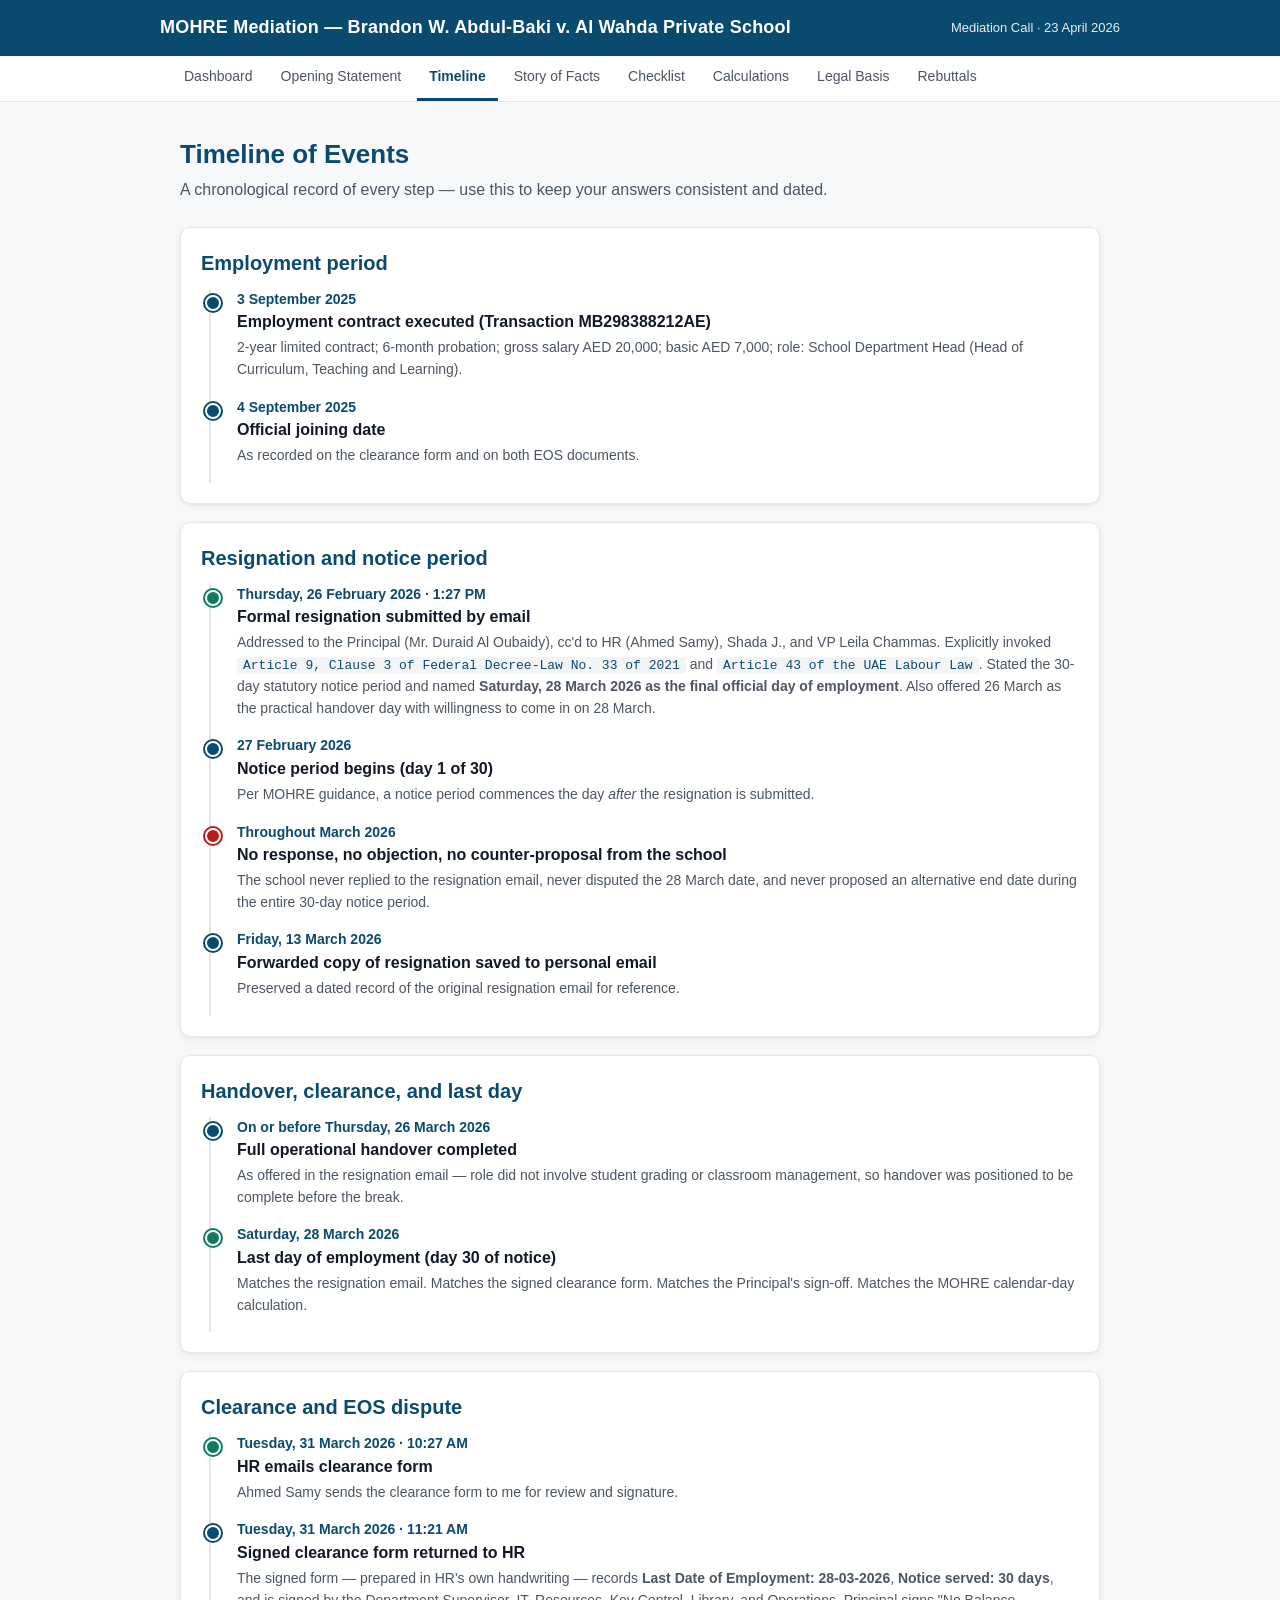
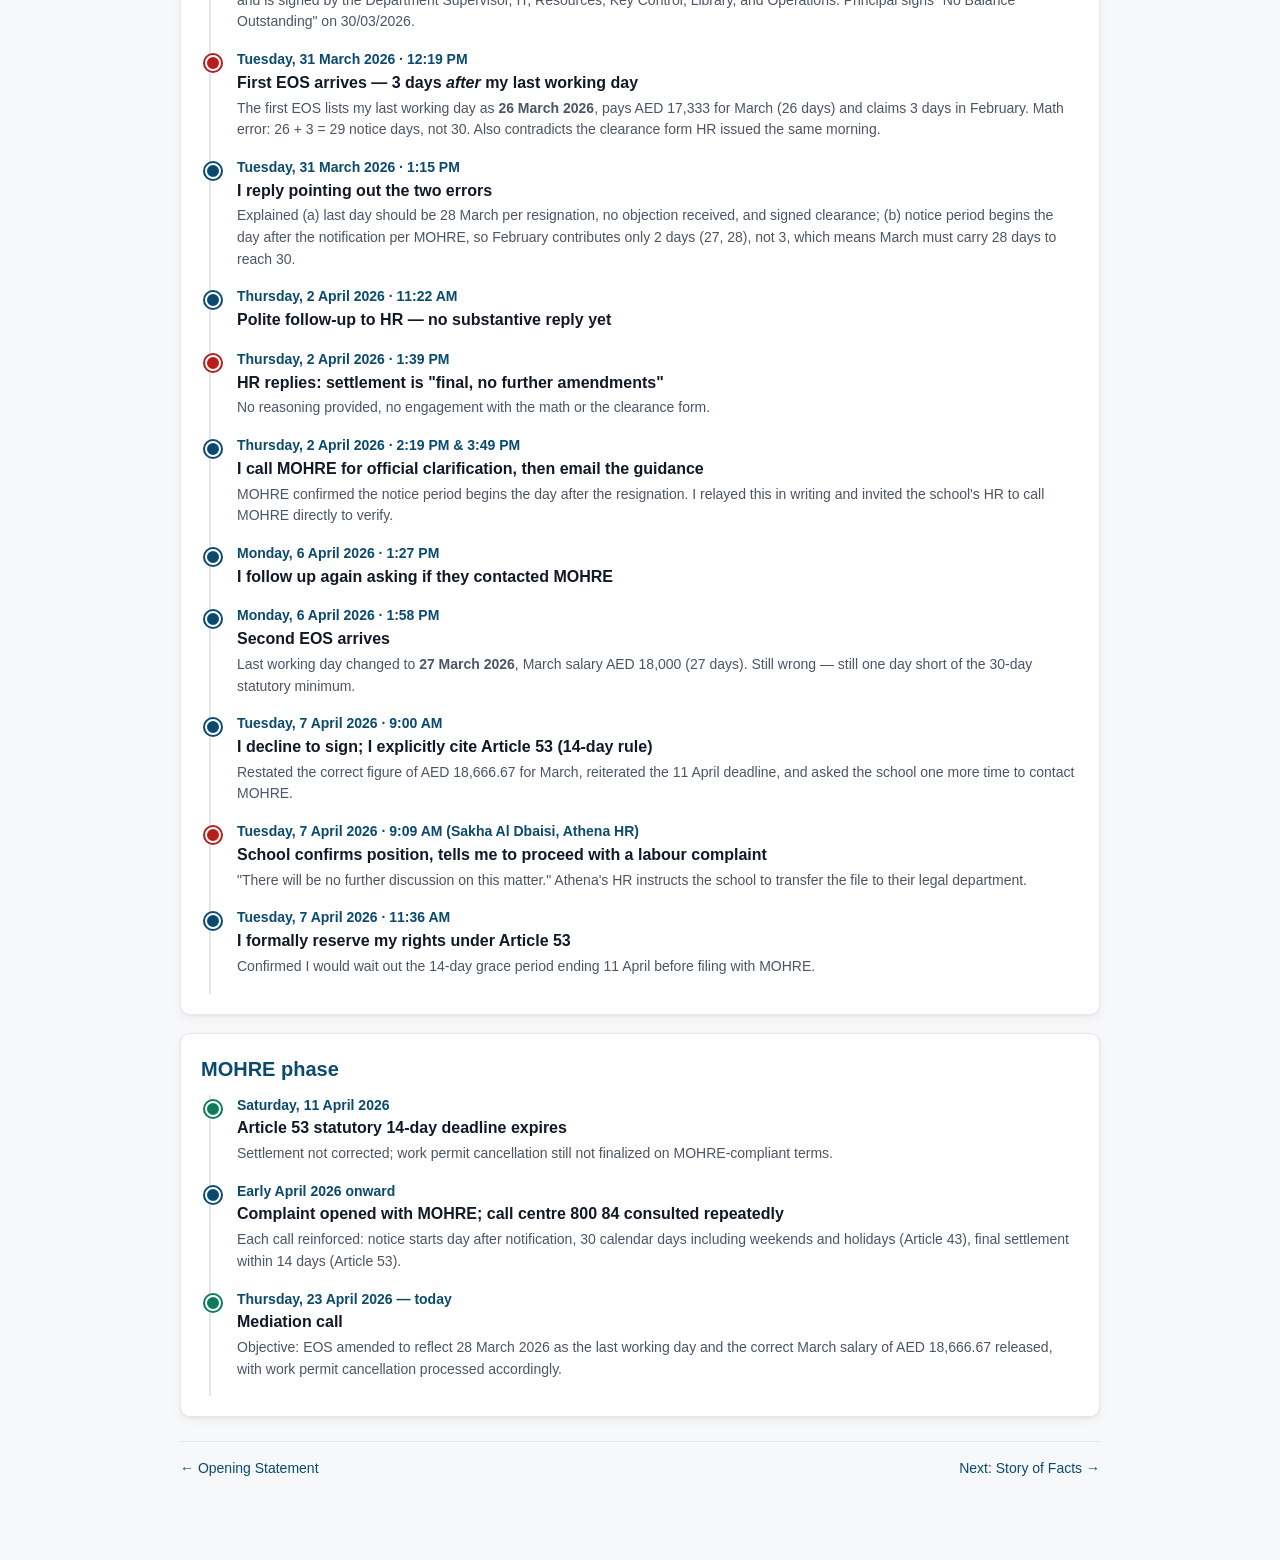
<file: mediation/timeline.html>
<!doctype html>
<html lang="en">
<head>
  <meta charset="utf-8">
  <meta name="viewport" content="width=device-width, initial-scale=1">
  <title>Timeline — MOHRE Mediation</title>
  <link rel="stylesheet" href="assets/styles.css">
</head>
<body>

<header class="topbar">
  <div class="wrap">
    <h1>MOHRE Mediation — Brandon W. Abdul-Baki v. Al Wahda Private School</h1>
    <div class="meta">Mediation Call · 23 April 2026</div>
  </div>
</header>

<nav class="tabs">
  <div class="wrap">
    <a href="index.html">Dashboard</a>
    <a href="outline.html">Opening Statement</a>
    <a href="timeline.html">Timeline</a>
    <a href="story.html">Story of Facts</a>
    <a href="checklist.html">Checklist</a>
    <a href="calculations.html">Calculations</a>
    <a href="legal.html">Legal Basis</a>
    <a href="rebuttals.html">Rebuttals</a>
  </div>
</nav>

<main class="container">
  <h1 class="page-title">Timeline of Events</h1>
  <p class="subtitle">A chronological record of every step — use this to keep your answers consistent and dated.</p>

  <div class="card">
    <h2>Employment period</h2>
    <ul class="timeline">
      <li>
        <div class="date">3 September 2025</div>
        <div class="title">Employment contract executed (Transaction MB298388212AE)</div>
        <div class="desc">2-year limited contract; 6-month probation; gross salary AED 20,000; basic AED 7,000; role: School Department Head (Head of Curriculum, Teaching and Learning).</div>
      </li>
      <li>
        <div class="date">4 September 2025</div>
        <div class="title">Official joining date</div>
        <div class="desc">As recorded on the clearance form and on both EOS documents.</div>
      </li>
    </ul>
  </div>

  <div class="card">
    <h2>Resignation and notice period</h2>
    <ul class="timeline">
      <li class="key">
        <div class="date">Thursday, 26 February 2026 · 1:27 PM</div>
        <div class="title">Formal resignation submitted by email</div>
        <div class="desc">
          Addressed to the Principal (Mr. Duraid Al Oubaidy), cc'd to HR (Ahmed Samy), Shada J., and VP Leila Chammas.
          Explicitly invoked <code class="article">Article 9, Clause 3 of Federal Decree-Law No. 33 of 2021</code> and
          <code class="article">Article 43 of the UAE Labour Law</code>. Stated the 30-day statutory notice period
          and named <strong>Saturday, 28 March 2026 as the final official day of employment</strong>.
          Also offered 26 March as the practical handover day with willingness to come in on 28 March.
        </div>
      </li>
      <li>
        <div class="date">27 February 2026</div>
        <div class="title">Notice period begins (day 1 of 30)</div>
        <div class="desc">Per MOHRE guidance, a notice period commences the day <em>after</em> the resignation is submitted.</div>
      </li>
      <li class="bad">
        <div class="date">Throughout March 2026</div>
        <div class="title">No response, no objection, no counter-proposal from the school</div>
        <div class="desc">The school never replied to the resignation email, never disputed the 28 March date, and never proposed an alternative end date during the entire 30-day notice period.</div>
      </li>
      <li>
        <div class="date">Friday, 13 March 2026</div>
        <div class="title">Forwarded copy of resignation saved to personal email</div>
        <div class="desc">Preserved a dated record of the original resignation email for reference.</div>
      </li>
    </ul>
  </div>

  <div class="card">
    <h2>Handover, clearance, and last day</h2>
    <ul class="timeline">
      <li>
        <div class="date">On or before Thursday, 26 March 2026</div>
        <div class="title">Full operational handover completed</div>
        <div class="desc">As offered in the resignation email — role did not involve student grading or classroom management, so handover was positioned to be complete before the break.</div>
      </li>
      <li class="key">
        <div class="date">Saturday, 28 March 2026</div>
        <div class="title">Last day of employment (day 30 of notice)</div>
        <div class="desc">Matches the resignation email. Matches the signed clearance form. Matches the Principal's sign-off. Matches the MOHRE calendar-day calculation.</div>
      </li>
    </ul>
  </div>

  <div class="card">
    <h2>Clearance and EOS dispute</h2>
    <ul class="timeline">
      <li class="key">
        <div class="date">Tuesday, 31 March 2026 · 10:27 AM</div>
        <div class="title">HR emails clearance form</div>
        <div class="desc">Ahmed Samy sends the clearance form to me for review and signature.</div>
      </li>
      <li class="good">
        <div class="date">Tuesday, 31 March 2026 · 11:21 AM</div>
        <div class="title">Signed clearance form returned to HR</div>
        <div class="desc">
          The signed form — prepared in HR's own handwriting — records
          <strong>Last Date of Employment: 28-03-2026</strong>, <strong>Notice served: 30 days</strong>,
          and is signed by the Department Supervisor, IT, Resources, Key Control, Library, and Operations.
          Principal signs "No Balance Outstanding" on 30/03/2026.
        </div>
      </li>
      <li class="bad">
        <div class="date">Tuesday, 31 March 2026 · 12:19 PM</div>
        <div class="title">First EOS arrives — 3 days <em>after</em> my last working day</div>
        <div class="desc">
          The first EOS lists my last working day as <strong>26 March 2026</strong>, pays AED 17,333 for March (26 days) and claims 3 days in February.
          Math error: 26 + 3 = 29 notice days, not 30. Also contradicts the clearance form HR issued the same morning.
        </div>
      </li>
      <li>
        <div class="date">Tuesday, 31 March 2026 · 1:15 PM</div>
        <div class="title">I reply pointing out the two errors</div>
        <div class="desc">
          Explained (a) last day should be 28 March per resignation, no objection received, and signed clearance;
          (b) notice period begins the day after the notification per MOHRE, so February contributes only 2 days (27, 28),
          not 3, which means March must carry 28 days to reach 30.
        </div>
      </li>
      <li>
        <div class="date">Thursday, 2 April 2026 · 11:22 AM</div>
        <div class="title">Polite follow-up to HR — no substantive reply yet</div>
      </li>
      <li class="bad">
        <div class="date">Thursday, 2 April 2026 · 1:39 PM</div>
        <div class="title">HR replies: settlement is "final, no further amendments"</div>
        <div class="desc">No reasoning provided, no engagement with the math or the clearance form.</div>
      </li>
      <li>
        <div class="date">Thursday, 2 April 2026 · 2:19 PM &amp; 3:49 PM</div>
        <div class="title">I call MOHRE for official clarification, then email the guidance</div>
        <div class="desc">
          MOHRE confirmed the notice period begins the day after the resignation. I relayed this in writing and
          invited the school's HR to call MOHRE directly to verify.
        </div>
      </li>
      <li>
        <div class="date">Monday, 6 April 2026 · 1:27 PM</div>
        <div class="title">I follow up again asking if they contacted MOHRE</div>
      </li>
      <li>
        <div class="date">Monday, 6 April 2026 · 1:58 PM</div>
        <div class="title">Second EOS arrives</div>
        <div class="desc">
          Last working day changed to <strong>27 March 2026</strong>, March salary AED 18,000 (27 days).
          Still wrong — still one day short of the 30-day statutory minimum.
        </div>
      </li>
      <li>
        <div class="date">Tuesday, 7 April 2026 · 9:00 AM</div>
        <div class="title">I decline to sign; I explicitly cite Article 53 (14-day rule)</div>
        <div class="desc">
          Restated the correct figure of AED 18,666.67 for March, reiterated the 11 April deadline, and asked the school
          one more time to contact MOHRE.
        </div>
      </li>
      <li class="bad">
        <div class="date">Tuesday, 7 April 2026 · 9:09 AM (Sakha Al Dbaisi, Athena HR)</div>
        <div class="title">School confirms position, tells me to proceed with a labour complaint</div>
        <div class="desc">
          "There will be no further discussion on this matter." Athena's HR instructs the school to transfer the file to their legal department.
        </div>
      </li>
      <li>
        <div class="date">Tuesday, 7 April 2026 · 11:36 AM</div>
        <div class="title">I formally reserve my rights under Article 53</div>
        <div class="desc">Confirmed I would wait out the 14-day grace period ending 11 April before filing with MOHRE.</div>
      </li>
    </ul>
  </div>

  <div class="card">
    <h2>MOHRE phase</h2>
    <ul class="timeline">
      <li class="key">
        <div class="date">Saturday, 11 April 2026</div>
        <div class="title">Article 53 statutory 14-day deadline expires</div>
        <div class="desc">Settlement not corrected; work permit cancellation still not finalized on MOHRE-compliant terms.</div>
      </li>
      <li>
        <div class="date">Early April 2026 onward</div>
        <div class="title">Complaint opened with MOHRE; call centre 800 84 consulted repeatedly</div>
        <div class="desc">Each call reinforced: notice starts day after notification, 30 calendar days including weekends and holidays (Article 43), final settlement within 14 days (Article 53).</div>
      </li>
      <li class="key">
        <div class="date">Thursday, 23 April 2026 — today</div>
        <div class="title">Mediation call</div>
        <div class="desc">Objective: EOS amended to reflect 28 March 2026 as the last working day and the correct March salary of AED 18,666.67 released, with work permit cancellation processed accordingly.</div>
      </li>
    </ul>
  </div>

  <div class="footer-nav">
    <a href="outline.html">← Opening Statement</a>
    <a href="story.html">Next: Story of Facts →</a>
  </div>
</main>

<script src="assets/nav.js"></script>
</body>
</html>
</file>
<file: mediation/assets/styles.css>
:root {
  --bg: #f7f8fa;
  --panel: #ffffff;
  --ink: #111827;
  --muted: #4b5563;
  --line: #e5e7eb;
  --brand: #0b4a6f;
  --brand-soft: #e6f0f6;
  --accent: #0e7c5a;
  --warn: #b45309;
  --bad: #b91c1c;
  --good: #15803d;
  --shadow: 0 1px 3px rgba(0,0,0,0.06), 0 4px 12px rgba(0,0,0,0.04);
}

* { box-sizing: border-box; }

html, body {
  margin: 0;
  padding: 0;
  background: var(--bg);
  color: var(--ink);
  font-family: -apple-system, BlinkMacSystemFont, "Segoe UI", Roboto, "Helvetica Neue", Arial, sans-serif;
  font-size: 16px;
  line-height: 1.55;
}

a { color: var(--brand); text-decoration: none; }
a:hover { text-decoration: underline; }

.container {
  max-width: 960px;
  margin: 0 auto;
  padding: 24px 20px 80px;
}

header.topbar {
  background: var(--brand);
  color: #fff;
  padding: 14px 20px;
  box-shadow: var(--shadow);
}
header.topbar .wrap {
  max-width: 960px;
  margin: 0 auto;
  display: flex;
  align-items: center;
  justify-content: space-between;
  gap: 16px;
  flex-wrap: wrap;
}
header.topbar h1 {
  margin: 0;
  font-size: 18px;
  letter-spacing: 0.2px;
}
header.topbar .meta {
  font-size: 13px;
  opacity: 0.9;
}

nav.tabs {
  background: #fff;
  border-bottom: 1px solid var(--line);
  position: sticky;
  top: 0;
  z-index: 10;
}
nav.tabs .wrap {
  max-width: 960px;
  margin: 0 auto;
  padding: 0 12px;
  display: flex;
  flex-wrap: wrap;
  gap: 4px;
}
nav.tabs a {
  display: inline-block;
  padding: 10px 12px;
  font-size: 14px;
  color: var(--muted);
  border-bottom: 3px solid transparent;
}
nav.tabs a.active {
  color: var(--brand);
  border-bottom-color: var(--brand);
  font-weight: 600;
}
nav.tabs a:hover { color: var(--brand); text-decoration: none; }

h1.page-title {
  margin: 8px 0 4px;
  font-size: 26px;
  color: var(--brand);
}
p.subtitle {
  margin: 0 0 24px;
  color: var(--muted);
}

.card {
  background: var(--panel);
  border: 1px solid var(--line);
  border-radius: 10px;
  padding: 20px;
  margin-bottom: 18px;
  box-shadow: var(--shadow);
}
.card h2 {
  margin: 0 0 10px;
  color: var(--brand);
  font-size: 20px;
}
.card h3 {
  margin: 18px 0 8px;
  font-size: 16px;
}

.grid {
  display: grid;
  grid-template-columns: repeat(auto-fit, minmax(220px, 1fr));
  gap: 12px;
}
.stat {
  background: var(--brand-soft);
  border-radius: 8px;
  padding: 12px 14px;
}
.stat .k { font-size: 12px; color: var(--muted); text-transform: uppercase; letter-spacing: 0.6px; }
.stat .v { font-size: 18px; font-weight: 600; color: var(--brand); }

.badge {
  display: inline-block;
  font-size: 12px;
  padding: 2px 8px;
  border-radius: 999px;
  font-weight: 600;
}
.badge.good { background: #dcfce7; color: var(--good); }
.badge.bad  { background: #fee2e2; color: var(--bad); }
.badge.warn { background: #fef3c7; color: var(--warn); }
.badge.info { background: var(--brand-soft); color: var(--brand); }

.pullquote {
  border-left: 4px solid var(--brand);
  background: var(--brand-soft);
  padding: 12px 16px;
  margin: 12px 0;
  font-style: italic;
  color: #1f2937;
  border-radius: 0 8px 8px 0;
}

.callout {
  border-left: 4px solid var(--warn);
  background: #fffbeb;
  padding: 12px 16px;
  margin: 12px 0;
  border-radius: 0 8px 8px 0;
}
.callout.good { border-left-color: var(--good); background: #f0fdf4; }
.callout.bad  { border-left-color: var(--bad); background: #fef2f2; }

table {
  width: 100%;
  border-collapse: collapse;
  margin: 10px 0;
  font-size: 14px;
}
th, td {
  padding: 9px 10px;
  border-bottom: 1px solid var(--line);
  text-align: left;
  vertical-align: top;
}
th { background: #f3f4f6; color: var(--muted); font-weight: 600; }
tr.total td { font-weight: 700; background: var(--brand-soft); }

ul.check { list-style: none; padding-left: 0; margin: 0; }
ul.check li {
  padding: 10px 12px;
  border: 1px solid var(--line);
  border-radius: 8px;
  margin-bottom: 8px;
  display: flex;
  gap: 10px;
  align-items: flex-start;
  cursor: pointer;
  background: #fff;
  transition: background 0.15s;
}
ul.check li:hover { background: #f9fafb; }
ul.check li input[type="checkbox"] {
  margin-top: 4px;
  width: 18px;
  height: 18px;
  flex: 0 0 auto;
}
ul.check li.done { background: #f0fdf4; border-color: #bbf7d0; }
ul.check li.done .label { text-decoration: line-through; opacity: 0.7; }
ul.check li .label { flex: 1; }
ul.check li .hint { display: block; color: var(--muted); font-size: 13px; margin-top: 3px; }

.timeline {
  position: relative;
  padding-left: 24px;
  margin: 0;
  list-style: none;
}
.timeline::before {
  content: "";
  position: absolute;
  left: 8px;
  top: 0;
  bottom: 0;
  width: 2px;
  background: var(--line);
}
.timeline li {
  position: relative;
  padding: 0 0 16px 12px;
}
.timeline li::before {
  content: "";
  position: absolute;
  left: -20px;
  top: 6px;
  width: 12px;
  height: 12px;
  border-radius: 50%;
  background: var(--brand);
  border: 2px solid #fff;
  box-shadow: 0 0 0 2px var(--brand);
}
.timeline li.key::before { background: var(--accent); box-shadow: 0 0 0 2px var(--accent); }
.timeline li.bad::before { background: var(--bad); box-shadow: 0 0 0 2px var(--bad); }
.timeline .date { font-weight: 700; color: var(--brand); font-size: 14px; }
.timeline .title { font-weight: 600; }
.timeline .desc { color: var(--muted); font-size: 14px; margin-top: 2px; }

.two-col {
  display: grid;
  grid-template-columns: 1fr 1fr;
  gap: 16px;
}
@media (max-width: 700px) {
  .two-col { grid-template-columns: 1fr; }
  header.topbar h1 { font-size: 16px; }
  nav.tabs a { padding: 10px 8px; font-size: 13px; }
}

code.article {
  background: #f3f4f6;
  padding: 1px 6px;
  border-radius: 4px;
  font-family: ui-monospace, SFMono-Regular, Menlo, monospace;
  font-size: 13px;
  color: var(--brand);
}

.soundbite {
  background: #0b4a6f;
  color: #fff;
  padding: 14px 16px;
  border-radius: 8px;
  margin: 10px 0;
  font-size: 15px;
  line-height: 1.5;
}
.soundbite .label {
  display: block;
  font-size: 11px;
  letter-spacing: 1px;
  text-transform: uppercase;
  opacity: 0.7;
  margin-bottom: 4px;
}

.footer-nav {
  display: flex;
  justify-content: space-between;
  margin-top: 24px;
  padding-top: 16px;
  border-top: 1px solid var(--line);
  font-size: 14px;
}

kbd {
  background: #f3f4f6;
  border: 1px solid var(--line);
  border-bottom-width: 2px;
  border-radius: 4px;
  padding: 1px 6px;
  font-size: 12px;
  font-family: ui-monospace, SFMono-Regular, Menlo, monospace;
}

@media print {
  header.topbar, nav.tabs, .footer-nav { display: none; }
  .card { break-inside: avoid; box-shadow: none; border-color: #bbb; }
  body { background: #fff; }
  .container { max-width: 100%; padding: 0; }
}
</file>
